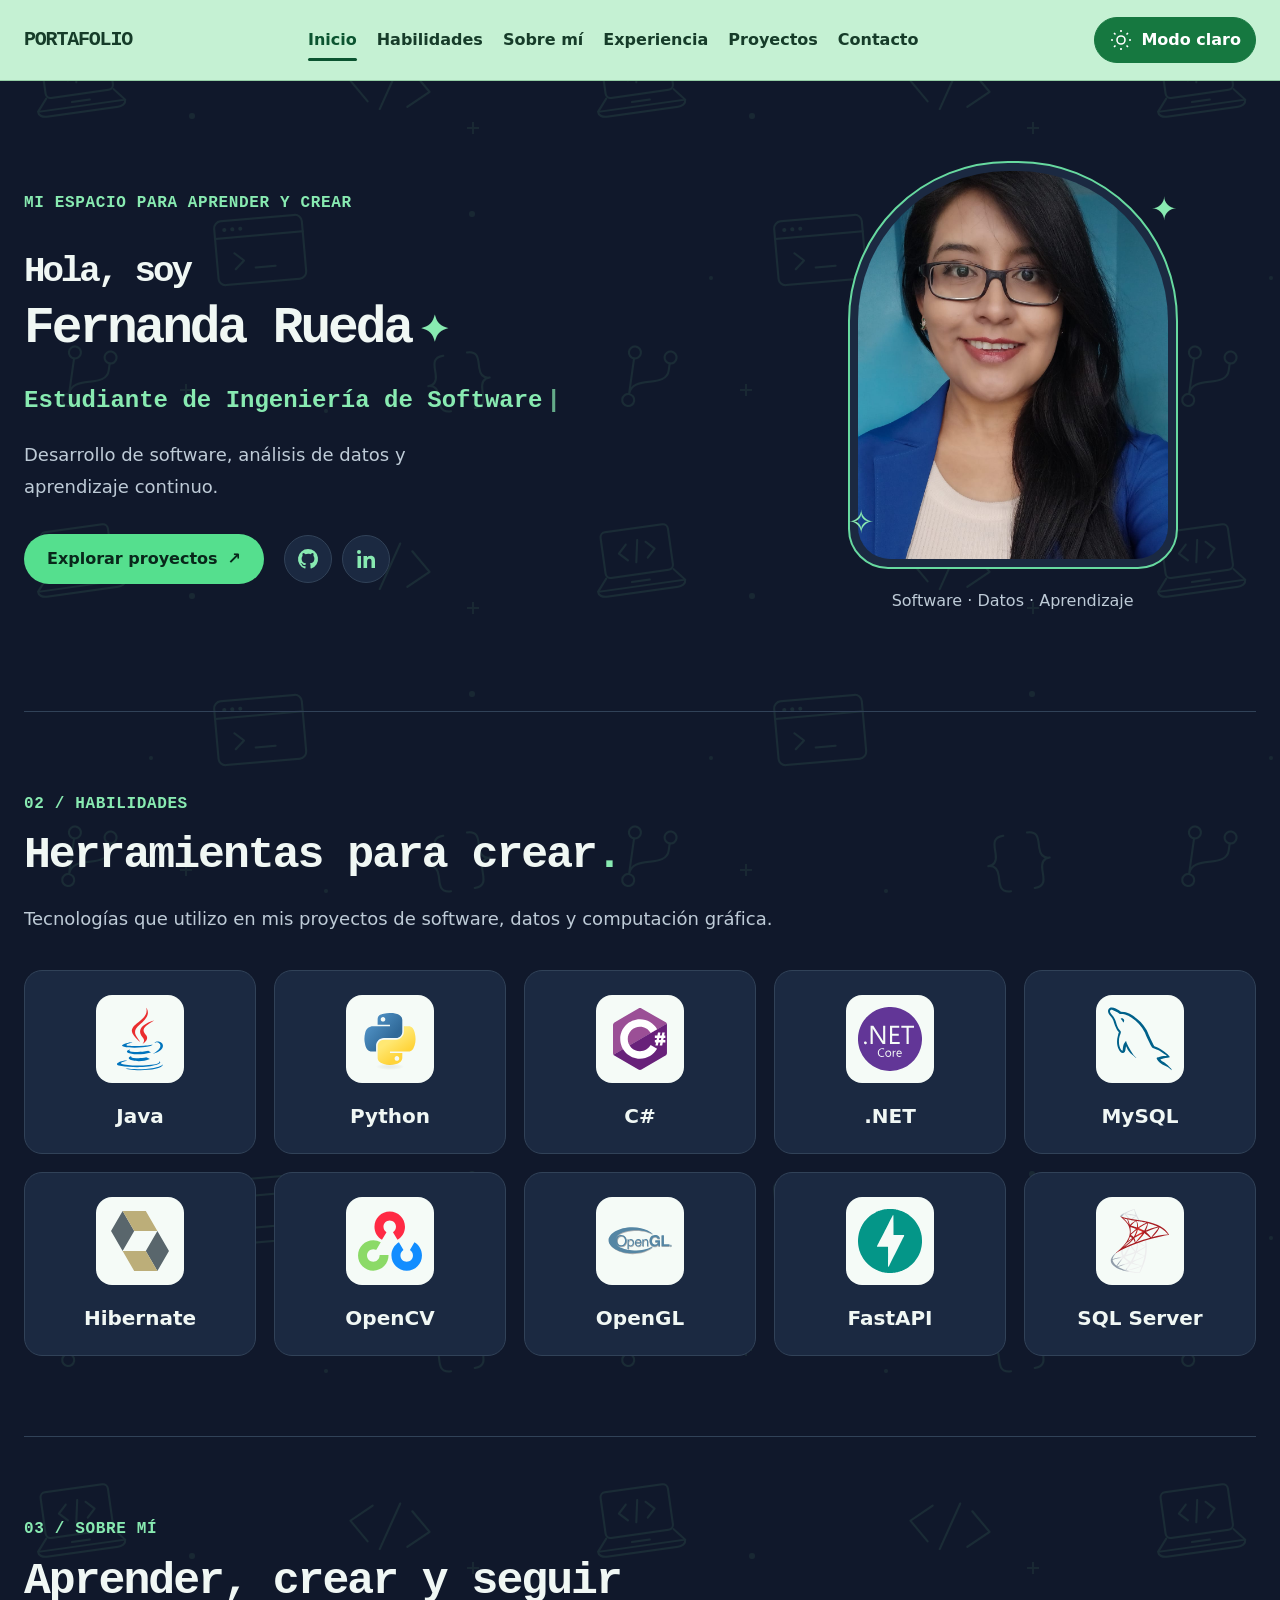
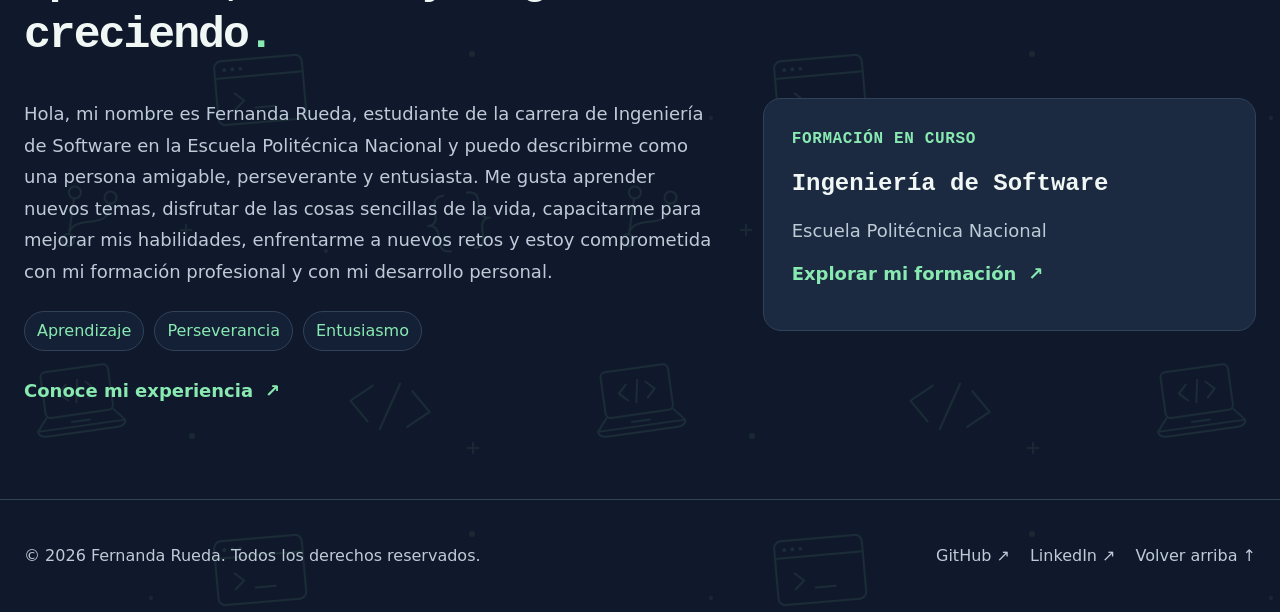
<file: index.html>
<!DOCTYPE html>
<html lang="es" data-theme="dark">
<head>
  <meta charset="UTF-8">
  <meta name="viewport" content="width=device-width, initial-scale=1">
  <meta name="description" content="Fernanda Rueda, estudiante de Ingeniería de Software. Conoce mi formación, experiencia, habilidades y proyectos.">
  <meta name="theme-color" content="#10182b">
  <title>Fernanda Rueda · Portafolio</title>
  <link rel="icon" href="favicon.svg" type="image/svg+xml">
  <script src="tema.js"></script>
  <link rel="stylesheet" href="estilos.css">
  <script src="app.js" defer></script>
</head>
<body id="inicio">
  <a class="skip-link" href="#contenido">Saltar al contenido</a>
  <header class="site-header">
    <div class="header-inner">
      <a class="brand" href="index.html" aria-label="Portafolio de Fernanda Rueda, inicio">PORTAFOLIO</a>
      <nav class="primary-navigation" id="primary-navigation" data-navigation aria-label="Navegación principal">
        <a href="index.html#inicio" data-home-section="inicio" aria-current="location">Inicio</a>
        <a href="index.html#habilidades" data-home-section="habilidades">Habilidades</a>
        <a href="index.html#sobre-mi" data-home-section="sobre-mi">Sobre mí</a>
        <a href="2_experienciaLaboral.html">Experiencia</a>
        <a href="3_portafolio.html">Proyectos</a>
        <a href="4_contactame.html">Contacto</a>
      </nav>
      <div class="header-actions">
        <button class="theme-toggle" type="button" data-theme-toggle aria-label="Activar modo claro" aria-pressed="true" hidden><svg class="theme-icon-sun" viewBox="0 0 24 24" fill="none" stroke="currentColor" stroke-width="1.6" aria-hidden="true"><circle cx="12" cy="12" r="4"/><path d="M12 2v2m0 16v2M2 12h2m16 0h2M5 5l1.5 1.5m11 11L19 19M5 19l1.5-1.5m11-11L19 5"/></svg><svg class="theme-icon-moon" viewBox="0 0 24 24" fill="none" stroke="currentColor" stroke-width="1.6" aria-hidden="true"><path d="M20.8 13.3A8.8 8.8 0 0 1 10.7 3.2 9 9 0 1 0 20.8 13.3Z"/></svg><span data-theme-label>Modo claro</span></button>
        <button class="menu-toggle" type="button" data-menu-toggle aria-expanded="false" aria-controls="primary-navigation" hidden><span>Menú</span><svg viewBox="0 0 24 24" fill="none" stroke="currentColor" stroke-width="1.6" aria-hidden="true"><path d="M4 6h16M4 12h16M4 18h16"/></svg></button>
      </div>
    </div>
  </header>

  <main class="home-main container" id="contenido" tabindex="-1">
    <section class="hero-panel" aria-labelledby="presentacion">
      <div class="hero">
        <div class="hero-copy">
          <p class="eyebrow">Mi espacio para aprender y crear</p>
          <h1 id="presentacion"><span class="hero-greeting">Hola, soy</span><br>Fernanda Rueda<span class="hero-spark" aria-hidden="true">✦</span></h1>
          <p class="hero-role">Estudiante de Ingeniería de Software<span class="typing-caret" aria-hidden="true">|</span></p>
          <p class="hero-description">Desarrollo de software, análisis de datos y aprendizaje continuo.</p>
          <div class="hero-actions">
            <a class="button button-primary" href="3_portafolio.html">Explorar proyectos <span aria-hidden="true">↗</span></a>
            <div class="social-links" aria-label="Mis perfiles">
              <a href="https://github.com/fernygeek" target="_blank" rel="noopener noreferrer" aria-label="GitHub de Fernanda (abre otra pestaña)"><svg viewBox="0 0 24 24" fill="currentColor" aria-hidden="true"><path d="M12 2a10 10 0 0 0-3.16 19.49c.5.09.68-.22.68-.48v-1.86c-2.78.6-3.37-1.18-3.37-1.18-.45-1.16-1.11-1.47-1.11-1.47-.91-.62.07-.61.07-.61 1 .07 1.53 1.03 1.53 1.03.89 1.53 2.34 1.09 2.91.83.09-.65.35-1.09.64-1.34-2.22-.25-4.56-1.11-4.56-4.94 0-1.09.39-1.99 1.03-2.69-.1-.26-.45-1.27.1-2.65 0 0 .84-.27 2.75 1.03A9.6 9.6 0 0 1 12 6.82c.85 0 1.71.11 2.51.34 1.91-1.3 2.75-1.03 2.75-1.03.55 1.38.2 2.39.1 2.65.64.7 1.03 1.6 1.03 2.69 0 3.84-2.34 4.68-4.57 4.93.36.31.68.92.68 1.85v2.76c0 .27.18.58.69.48A10 10 0 0 0 12 2Z"/></svg></a>
              <a href="https://www.linkedin.com/in/ruth-fernanda-rueda" target="_blank" rel="noopener noreferrer" aria-label="LinkedIn de Fernanda (abre otra pestaña)"><svg viewBox="0 0 24 24" fill="currentColor" aria-hidden="true"><path d="M5 3a2 2 0 1 0 0 4 2 2 0 0 0 0-4ZM3.5 9H7v12H3.5V9Zm6 0H13v1.6c.5-1 1.7-1.9 3.6-1.9 3.8 0 4.4 2.4 4.4 5.5V21h-3.5v-6c0-1.4 0-3.2-2-3.2s-2.4 1.5-2.4 3.1V21H9.5V9Z"/></svg></a>
            </div>
          </div>
        </div>
        <figure class="hero-portrait"><div class="portrait-halo" aria-hidden="true"></div><div class="portrait-frame"><img src="img/fotoPerfil.jpg" width="1095" height="1600" fetchpriority="high" alt="Retrato de Fernanda Rueda"></div><figcaption>Software · Datos · Aprendizaje</figcaption><span class="portrait-spark spark-one" aria-hidden="true">✦</span><span class="portrait-spark spark-two" aria-hidden="true">✧</span></figure>
      </div>
    </section>

    <section class="home-section" id="habilidades" aria-labelledby="habilidades-titulo">
  <div class="section-heading"><p class="eyebrow">02 / Habilidades</p><h2 id="habilidades-titulo" class="section-title">Herramientas para crear<em>.</em></h2><p>Tecnologías que utilizo en mis proyectos de software, datos y computación gráfica.</p></div>
  <ul class="skills-grid"><li><a class="skill-card" href="3_portafolio.html#agente-viajero"><span class="logo-surface"><img src="img/logos/java.svg" width="64" height="64" loading="lazy" alt=""></span><h3>Java</h3></a></li>
<li><a class="skill-card" href="3_portafolio.html#glaciares"><span class="logo-surface"><img src="img/logos/python.svg" width="64" height="64" loading="lazy" alt=""></span><h3>Python</h3></a></li>
<li><a class="skill-card" href="3_portafolio.html#ipets"><span class="logo-surface"><img src="img/logos/csharp.svg" width="64" height="64" loading="lazy" alt=""></span><h3>C#</h3></a></li>
<li><a class="skill-card" href="3_portafolio.html#ipets"><span class="logo-surface"><img src="img/logos/dotnet.svg" width="64" height="64" loading="lazy" alt=""></span><h3>.NET</h3></a></li>
<li><a class="skill-card" href="3_portafolio.html#ayudantes"><span class="logo-surface"><img src="img/logos/mysql.svg" width="64" height="64" loading="lazy" alt=""></span><h3>MySQL</h3></a></li>
<li><a class="skill-card" href="3_portafolio.html#ayudantes"><span class="logo-surface"><img src="img/logos/hibernate.svg" width="64" height="64" loading="lazy" alt=""></span><h3>Hibernate</h3></a></li>
<li><a class="skill-card" href="3_portafolio.html#realidad-aumentada"><span class="logo-surface"><img src="img/logos/opencv.svg" width="64" height="64" loading="lazy" alt=""></span><h3>OpenCV</h3></a></li>
<li><a class="skill-card" href="3_portafolio.html#dron"><span class="logo-surface"><img src="img/logos/opengl.svg" width="64" height="64" loading="lazy" alt=""></span><h3>OpenGL</h3></a></li>
<li><a class="skill-card" href="3_portafolio.html#electrostock"><span class="logo-surface"><img src="img/logos/fastapi.svg" width="64" height="64" loading="lazy" alt=""></span><h3>FastAPI</h3></a></li>
<li><a class="skill-card" href="3_portafolio.html#electrostock"><span class="logo-surface"><img src="img/logos/sqlserver.svg" width="64" height="64" loading="lazy" alt=""></span><h3>SQL Server</h3></a></li></ul>
</section>
<section class="home-section" id="sobre-mi" aria-labelledby="sobre-mi-titulo">
  <div class="section-heading"><p class="eyebrow">03 / Sobre mí</p><h2 id="sobre-mi-titulo" class="section-title">Aprender, crear y seguir creciendo<em>.</em></h2></div>
  <div class="about-layout"><div><p class="biography">Hola, mi nombre es Fernanda Rueda, estudiante de la carrera de Ingeniería de Software en la Escuela Politécnica Nacional y puedo describirme como una persona amigable, perseverante y entusiasta. Me gusta aprender nuevos temas, disfrutar de las cosas sencillas de la vida, capacitarme para mejorar mis habilidades, enfrentarme a nuevos retos y estoy comprometida con mi formación profesional y con mi desarrollo personal.</p><div class="about-values"><span>Aprendizaje</span><span>Perseverancia</span><span>Entusiasmo</span></div><a class="text-link" href="2_experienciaLaboral.html">Conoce mi experiencia <span aria-hidden="true">↗</span></a></div><aside class="education-card" aria-labelledby="educacion-inicio"><p class="eyebrow">Formación en curso</p><h3 id="educacion-inicio">Ingeniería de Software</h3><p>Escuela Politécnica Nacional</p><a class="text-link" href="formacion.html">Explorar mi formación <span aria-hidden="true">↗</span></a></aside></div>
</section>
  </main>

  <footer class="site-footer container"><div class="footer-inner"><p>© 2026 Fernanda Rueda. Todos los derechos reservados.</p><div class="footer-links"><a href="https://github.com/fernygeek" target="_blank" rel="noopener noreferrer">GitHub <span aria-hidden="true">↗</span><span class="sr-only"> (abre otra pestaña)</span></a><a href="https://www.linkedin.com/in/ruth-fernanda-rueda" target="_blank" rel="noopener noreferrer">LinkedIn <span aria-hidden="true">↗</span><span class="sr-only"> (abre otra pestaña)</span></a><a href="#inicio">Volver arriba <span aria-hidden="true">↑</span></a></div></div></footer>
</body>
</html>
</file>
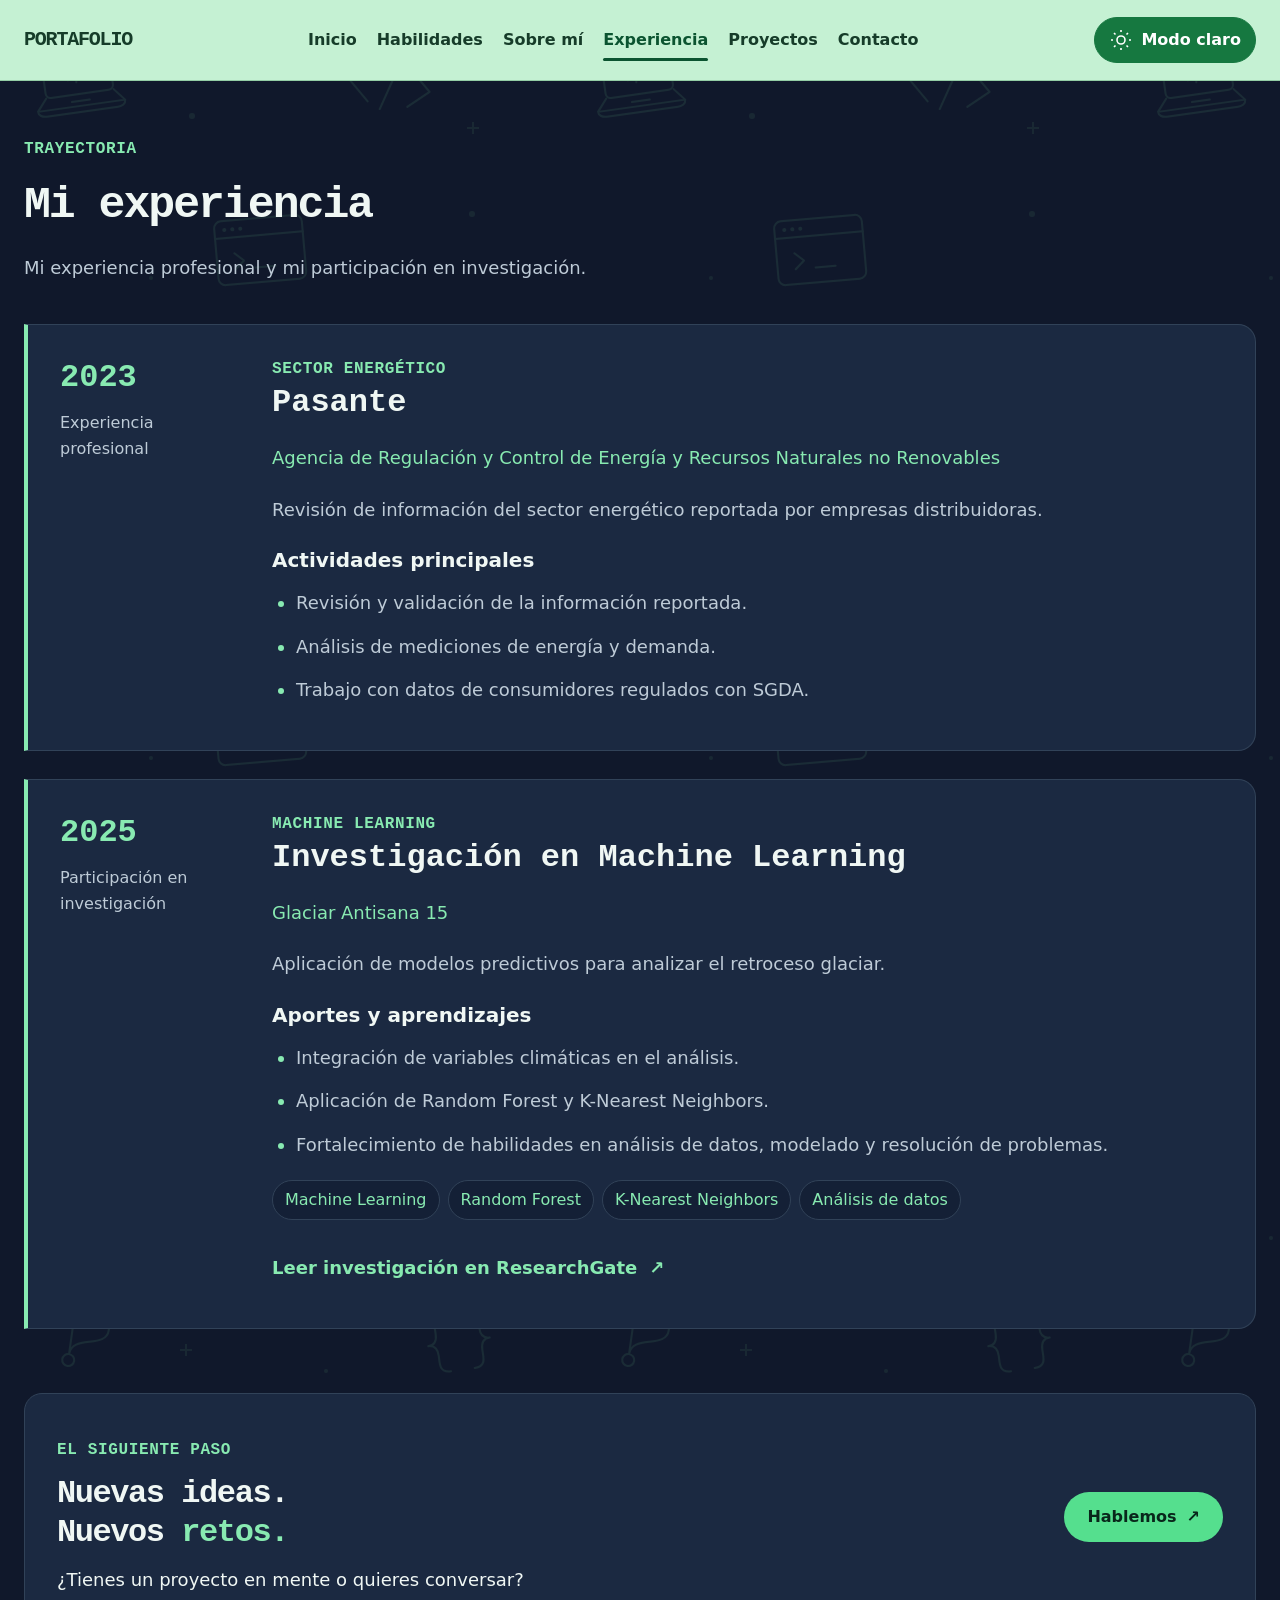
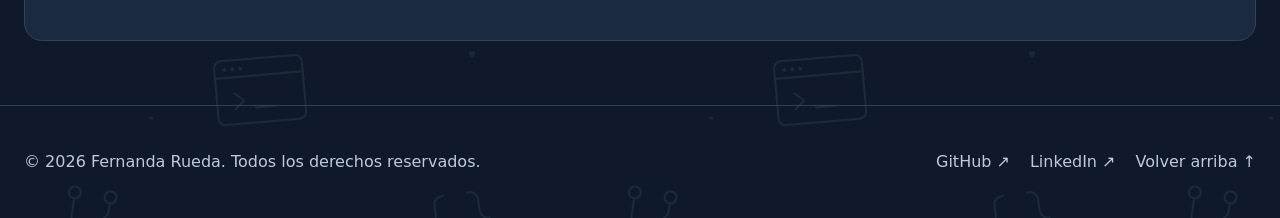
<file: 2_experienciaLaboral.html>
<!DOCTYPE html>
<html lang="es" data-theme="dark">
<head>
    <meta charset="UTF-8">
    <meta name="viewport" content="width=device-width, initial-scale=1.0">
    <meta name="description" content="Experiencia profesional y participación en investigación de Fernanda Rueda, estudiante de Ingeniería de Software.">
    <title>Experiencia — Fernanda Rueda</title>
    <link rel="icon" href="favicon.svg" type="image/svg+xml">
    <meta name="theme-color" content="#10182b">
    <script src="tema.js"></script>
    <link rel="stylesheet" href="estilos.css">
    <script src="app.js" defer></script>
</head>
<body id="inicio">
    <a class="skip-link" href="#contenido">Saltar al contenido</a>
  <header class="site-header">
    <div class="header-inner">
      <a class="brand" href="index.html" aria-label="Portafolio de Fernanda Rueda, inicio">PORTAFOLIO</a>
      <nav class="primary-navigation" id="primary-navigation" data-navigation aria-label="Navegación principal">
        <a href="index.html#inicio" data-home-section="inicio">Inicio</a>
        <a href="index.html#habilidades" data-home-section="habilidades">Habilidades</a>
        <a href="index.html#sobre-mi" data-home-section="sobre-mi">Sobre mí</a>
        <a href="2_experienciaLaboral.html" aria-current="page">Experiencia</a>
        <a href="3_portafolio.html">Proyectos</a>
        <a href="4_contactame.html">Contacto</a>
      </nav>
      <div class="header-actions">
        <button class="theme-toggle" type="button" data-theme-toggle aria-label="Activar modo claro" aria-pressed="true" hidden><svg class="theme-icon-sun" viewBox="0 0 24 24" fill="none" stroke="currentColor" stroke-width="1.6" aria-hidden="true"><circle cx="12" cy="12" r="4"/><path d="M12 2v2m0 16v2M2 12h2m16 0h2M5 5l1.5 1.5m11 11L19 19M5 19l1.5-1.5m11-11L19 5"/></svg><svg class="theme-icon-moon" viewBox="0 0 24 24" fill="none" stroke="currentColor" stroke-width="1.6" aria-hidden="true"><path d="M20.8 13.3A8.8 8.8 0 0 1 10.7 3.2 9 9 0 1 0 20.8 13.3Z"/></svg><span data-theme-label>Modo claro</span></button>
        <button class="menu-toggle" type="button" data-menu-toggle aria-expanded="false" aria-controls="primary-navigation" hidden><span>Menú</span><svg viewBox="0 0 24 24" fill="none" stroke="currentColor" stroke-width="1.6" aria-hidden="true"><path d="M4 6h16M4 12h16M4 18h16"/></svg></button>
      </div>
    </div>
  </header>

    <main id="contenido" class="interior-main container" tabindex="-1">
        <div class="interior-surface">
        <section class="page-intro" aria-labelledby="experiencia-titulo">
            <p class="eyebrow">TRAYECTORIA</p>
            <h1 class="section-title" id="experiencia-titulo">Mi experiencia</h1>
            <p>Mi experiencia profesional y mi participación en investigación.</p>
        </section>

        <section class="section experience-section" aria-label="Experiencia profesional y de investigación">
            <div class="experience-list">
                <article class="experience-entry" id="pasantia" aria-labelledby="pasantia-titulo">
                    <div class="experience-year"><time datetime="2023">2023</time><span>Experiencia profesional</span></div>
                    <div class="experience-content">
                        <p class="eyebrow">SECTOR ENERGÉTICO</p>
                        <h2 id="pasantia-titulo">Pasante</h2>
                        <p class="experience-organization">Agencia de Regulación y Control de Energía y Recursos Naturales no Renovables</p>
                        <p class="experience-summary">Revisión de información del sector energético reportada por empresas distribuidoras.</p>
                        <h3>Actividades principales</h3>
                        <ul class="detail-list">
                            <li>Revisión y validación de la información reportada.</li>
                            <li>Análisis de mediciones de energía y demanda.</li>
                            <li>Trabajo con datos de consumidores regulados con SGDA.</li>
                        </ul>
                    </div>
                </article>

                <article class="experience-entry" id="investigacion" aria-labelledby="investigacion-titulo">
                    <div class="experience-year"><time datetime="2025">2025</time><span>Participación en investigación</span></div>
                    <div class="experience-content">
                        <p class="eyebrow">MACHINE LEARNING</p>
                        <h2 id="investigacion-titulo">Investigación en Machine Learning</h2>
                        <p class="experience-organization">Glaciar Antisana 15</p>
                        <p class="experience-summary">Aplicación de modelos predictivos para analizar el retroceso glaciar.</p>
                        <h3>Aportes y aprendizajes</h3>
                        <ul class="detail-list">
                            <li>Integración de variables climáticas en el análisis.</li>
                            <li>Aplicación de Random Forest y K-Nearest Neighbors.</li>
                            <li>Fortalecimiento de habilidades en análisis de datos, modelado y resolución de problemas.</li>
                        </ul>
                        <ul class="tech-list" aria-label="Áreas y técnicas de investigación"><li>Machine Learning</li><li>Random Forest</li><li>K-Nearest Neighbors</li><li>Análisis de datos</li></ul>
                        <a class="text-link" href="https://doi.org/10.13140/RG.2.2.10598.74561" target="_blank" rel="noopener noreferrer">Leer investigación en ResearchGate <span aria-hidden="true">↗</span></a>
                    </div>
                </article>
            </div>
        </section>

        </div>

        <section class="contact-banner section" aria-labelledby="experiencia-contacto-titulo">
            <div><p class="eyebrow">EL SIGUIENTE PASO</p><h2 class="section-title" id="experiencia-contacto-titulo">Nuevas ideas.<br>Nuevos <em>retos.</em></h2><p>¿Tienes un proyecto en mente o quieres conversar?</p></div>
            <a class="button button-primary" href="4_contactame.html">Hablemos <span aria-hidden="true">↗</span></a>
        </section>
    </main>

  <footer class="site-footer container"><div class="footer-inner"><p>© 2026 Fernanda Rueda. Todos los derechos reservados.</p><div class="footer-links"><a href="https://github.com/fernygeek" target="_blank" rel="noopener noreferrer">GitHub <span aria-hidden="true">↗</span><span class="sr-only"> (abre otra pestaña)</span></a><a href="https://www.linkedin.com/in/ruth-fernanda-rueda" target="_blank" rel="noopener noreferrer">LinkedIn <span aria-hidden="true">↗</span><span class="sr-only"> (abre otra pestaña)</span></a><a href="#inicio">Volver arriba <span aria-hidden="true">↑</span></a></div></div></footer>
</body>
</html>
</file>
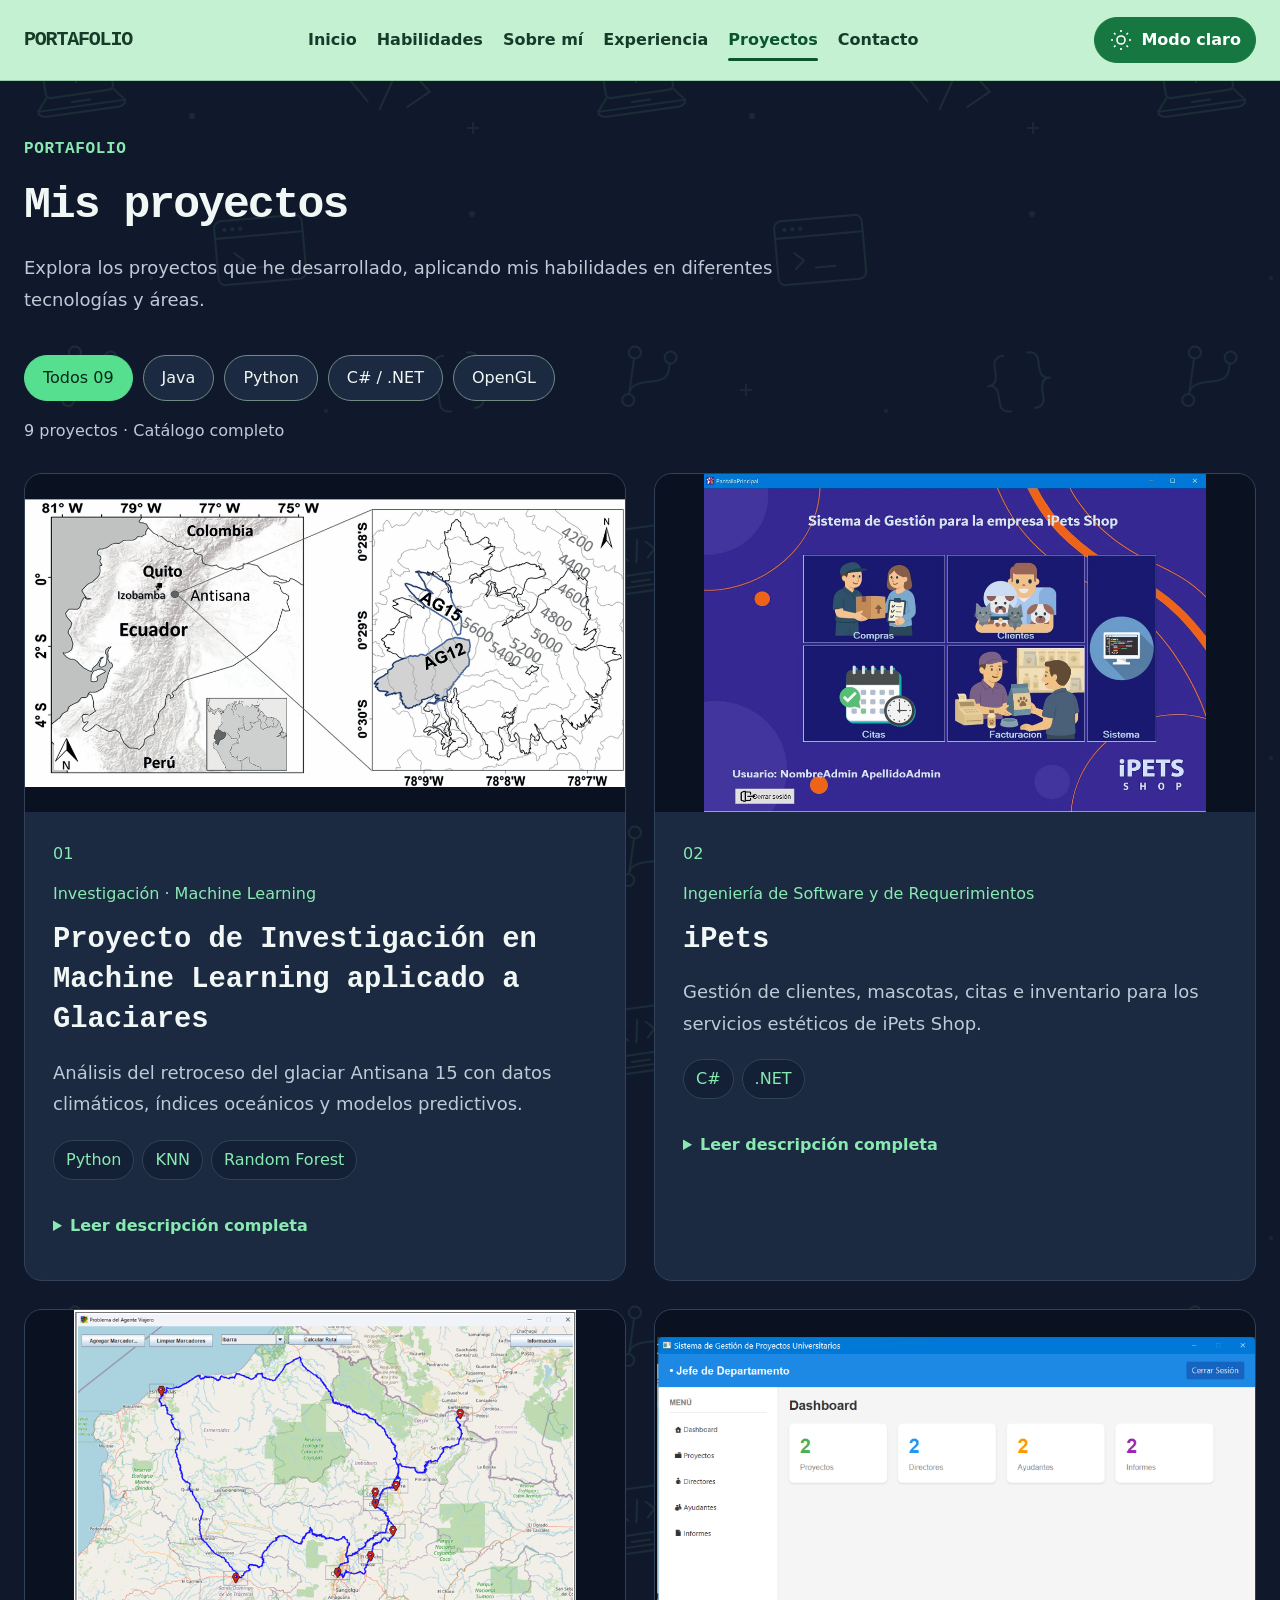
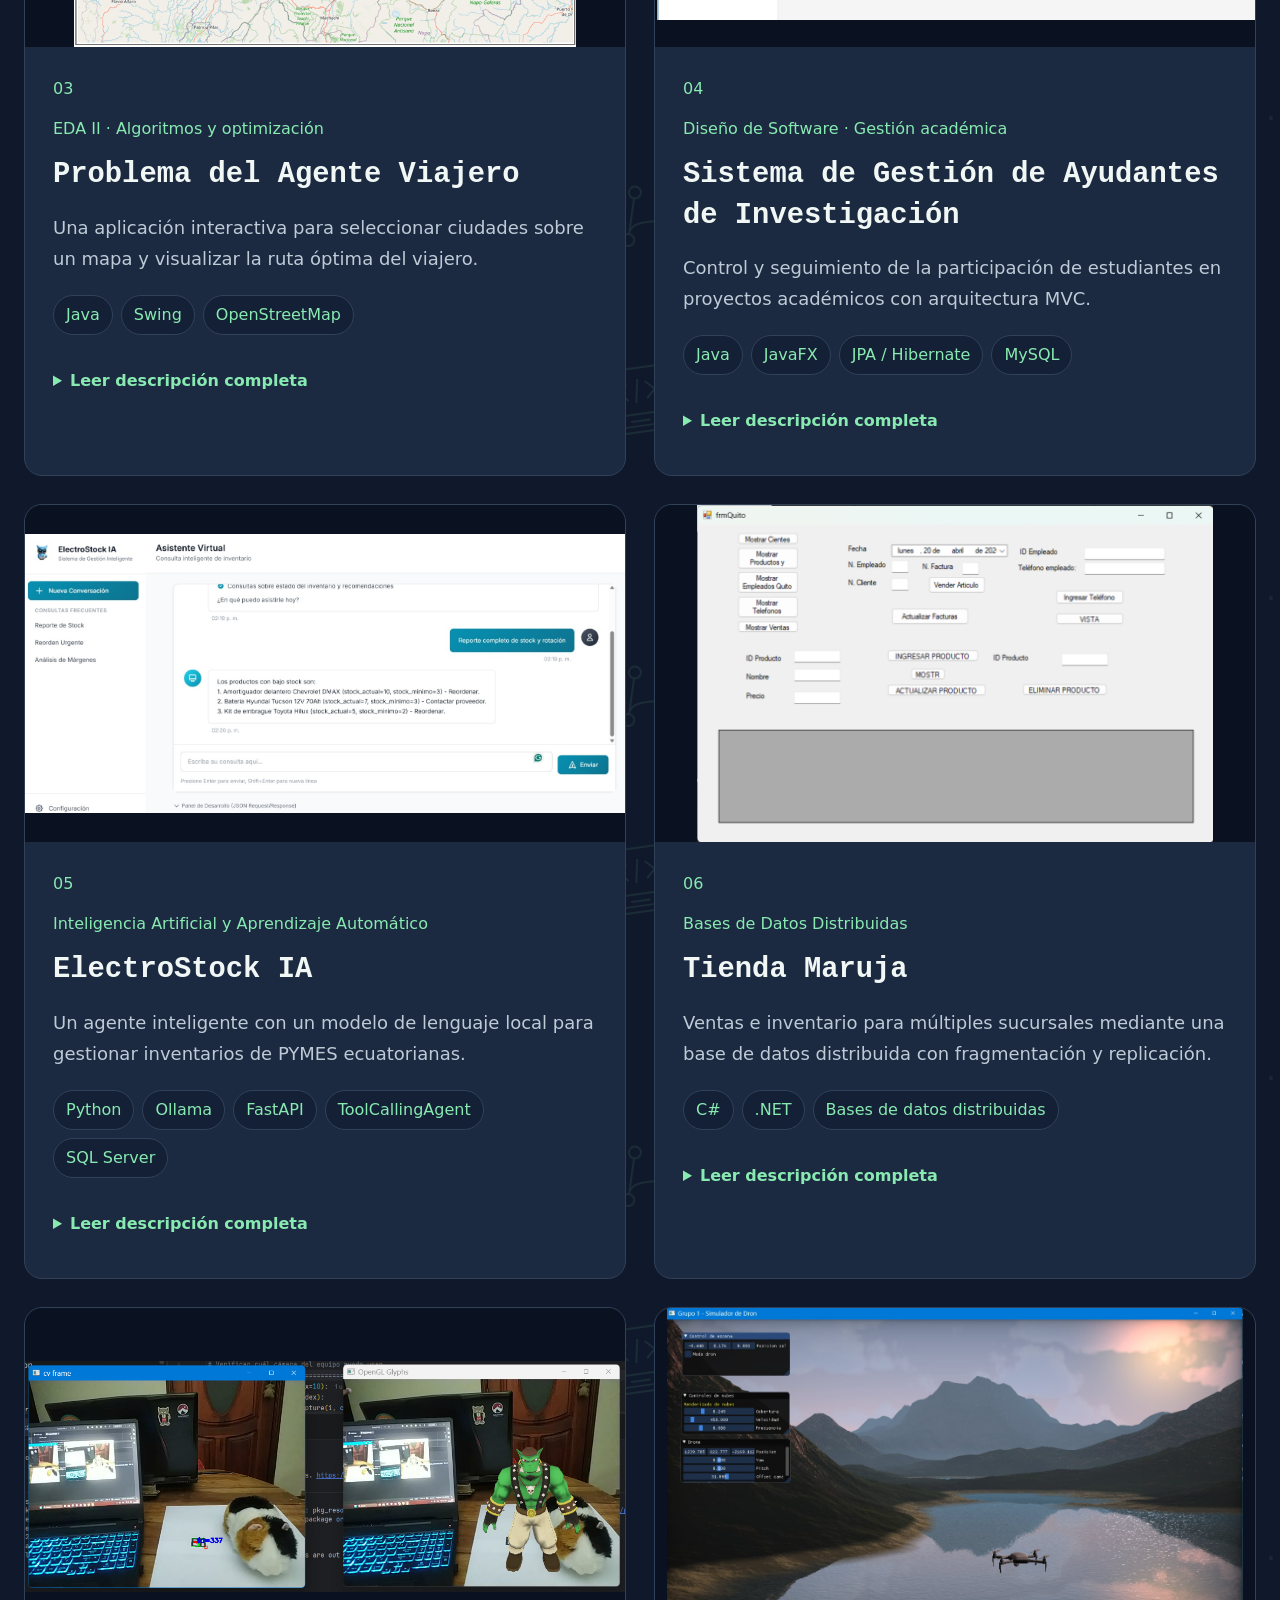
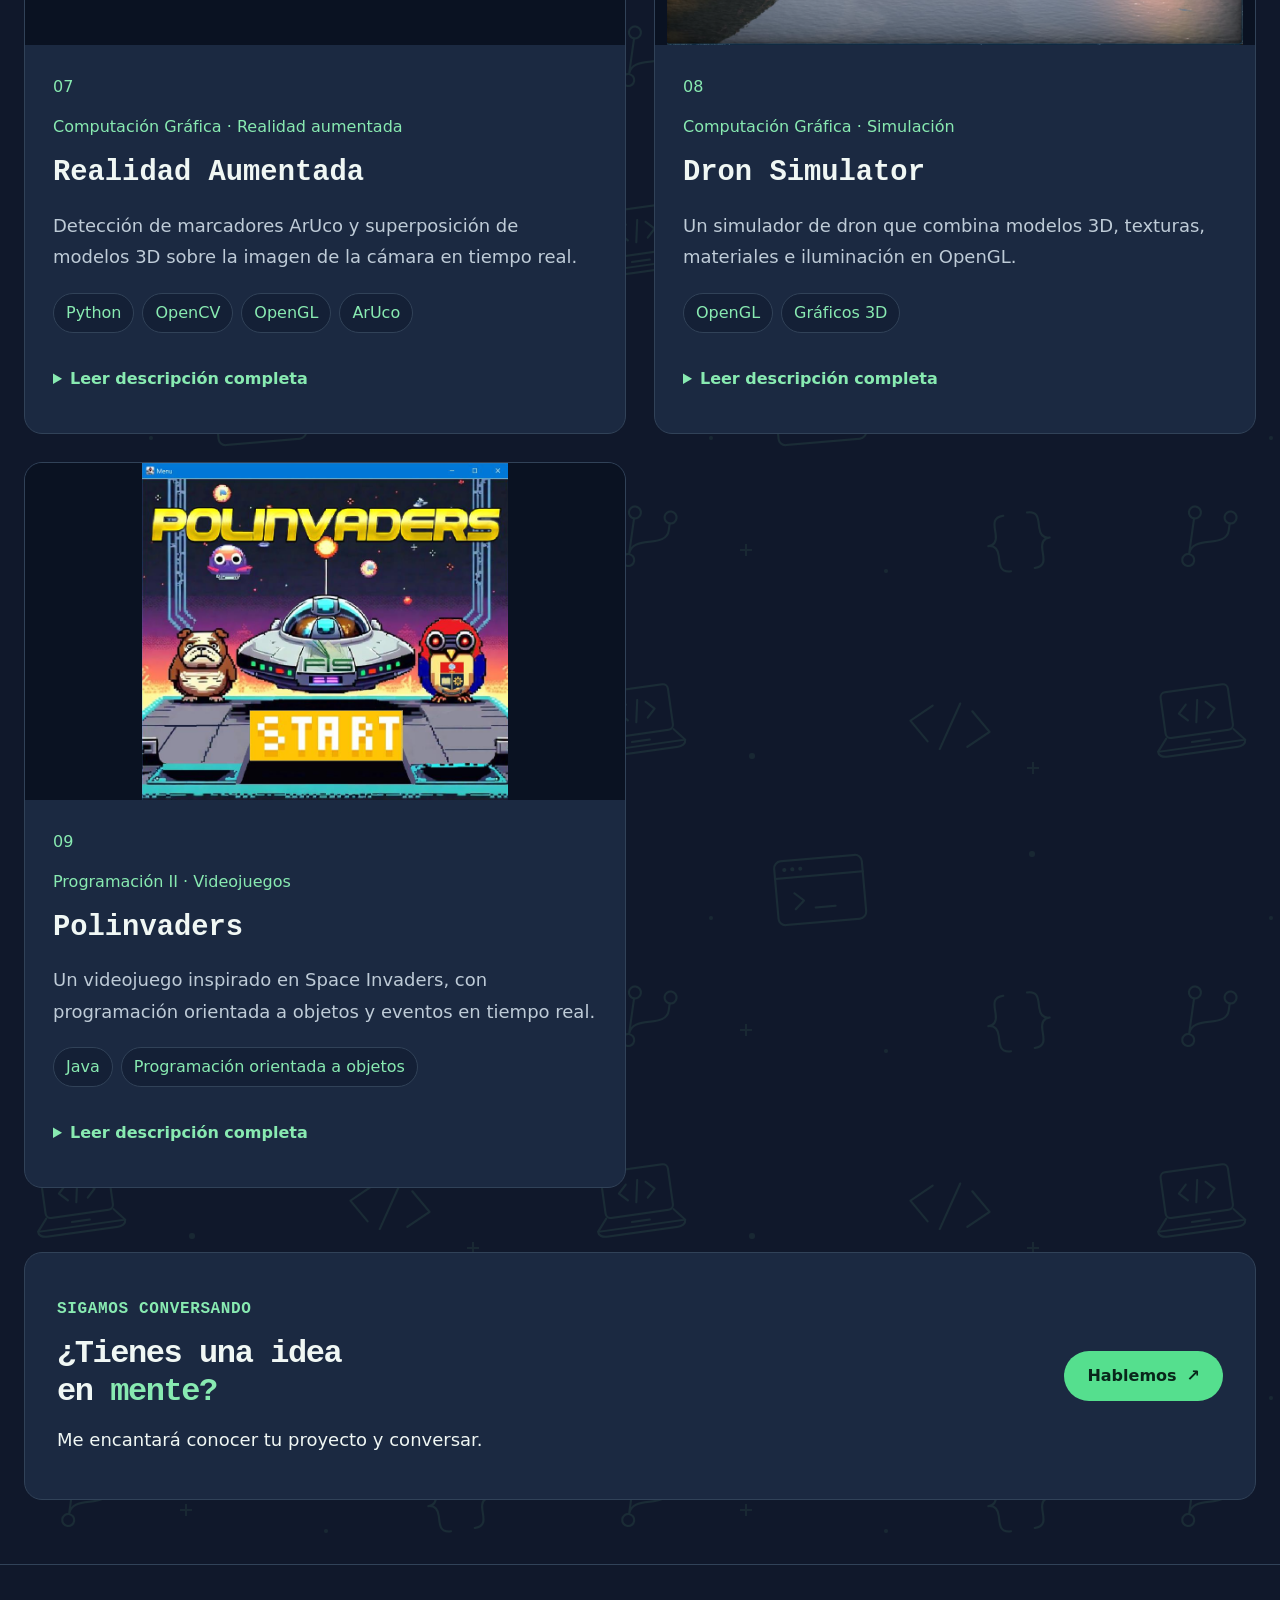
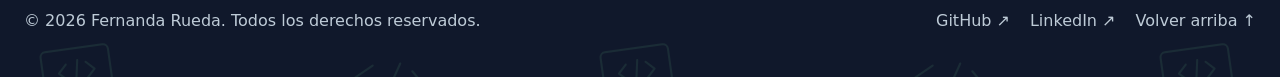
<file: 3_portafolio.html>
<!DOCTYPE html>
<html lang="es" data-theme="dark">
<head>
    <meta charset="UTF-8">
    <meta name="viewport" content="width=device-width, initial-scale=1.0">
    <meta name="description" content="Los proyectos de Fernanda Rueda: desarrollo de software, inteligencia artificial, análisis de datos y computación gráfica.">
    <title>Proyectos — Fernanda Rueda</title>
    <link rel="icon" href="favicon.svg" type="image/svg+xml">
    <meta name="theme-color" content="#10182b">
    <script src="tema.js"></script>
    <link rel="stylesheet" href="estilos.css">
    <script src="app.js" defer></script>
</head>
<body id="inicio">
    <a class="skip-link" href="#contenido">Saltar al contenido</a>
  <header class="site-header">
    <div class="header-inner">
      <a class="brand" href="index.html" aria-label="Portafolio de Fernanda Rueda, inicio">PORTAFOLIO</a>
      <nav class="primary-navigation" id="primary-navigation" data-navigation aria-label="Navegación principal">
        <a href="index.html#inicio" data-home-section="inicio">Inicio</a>
        <a href="index.html#habilidades" data-home-section="habilidades">Habilidades</a>
        <a href="index.html#sobre-mi" data-home-section="sobre-mi">Sobre mí</a>
        <a href="2_experienciaLaboral.html">Experiencia</a>
        <a href="3_portafolio.html" aria-current="page">Proyectos</a>
        <a href="4_contactame.html">Contacto</a>
      </nav>
      <div class="header-actions">
        <button class="theme-toggle" type="button" data-theme-toggle aria-label="Activar modo claro" aria-pressed="true" hidden><svg class="theme-icon-sun" viewBox="0 0 24 24" fill="none" stroke="currentColor" stroke-width="1.6" aria-hidden="true"><circle cx="12" cy="12" r="4"/><path d="M12 2v2m0 16v2M2 12h2m16 0h2M5 5l1.5 1.5m11 11L19 19M5 19l1.5-1.5m11-11L19 5"/></svg><svg class="theme-icon-moon" viewBox="0 0 24 24" fill="none" stroke="currentColor" stroke-width="1.6" aria-hidden="true"><path d="M20.8 13.3A8.8 8.8 0 0 1 10.7 3.2 9 9 0 1 0 20.8 13.3Z"/></svg><span data-theme-label>Modo claro</span></button>
        <button class="menu-toggle" type="button" data-menu-toggle aria-expanded="false" aria-controls="primary-navigation" hidden><span>Menú</span><svg viewBox="0 0 24 24" fill="none" stroke="currentColor" stroke-width="1.6" aria-hidden="true"><path d="M4 6h16M4 12h16M4 18h16"/></svg></button>
      </div>
    </div>
  </header>

    <main id="contenido" class="interior-main container" tabindex="-1">
        <div class="interior-surface">
        <section class="page-intro" aria-labelledby="proyectos-titulo">
            <p class="eyebrow">PORTAFOLIO</p>
            <h1 class="section-title" id="proyectos-titulo">Mis proyectos</h1>
            <p>Explora los proyectos que he desarrollado, aplicando mis habilidades en diferentes tecnologías y áreas.</p>
        </section>

        <section class="section projects-section" aria-label="Mis proyectos">
            <div class="project-filters" data-project-filters role="group" aria-label="Filtrar proyectos por tecnología" hidden>
                <button type="button" data-filter="all" aria-pressed="true">Todos <span aria-hidden="true">09</span></button>
                <button type="button" data-filter="java" aria-pressed="false">Java</button>
                <button type="button" data-filter="python" aria-pressed="false">Python</button>
                <button type="button" data-filter="dotnet" aria-pressed="false">C# / .NET</button>
                <button type="button" data-filter="opengl" aria-pressed="false">OpenGL</button>
            </div>
            <p class="project-status" data-project-status role="status" aria-live="polite">9 proyectos para explorar.</p>

            <div class="project-list">
                <article class="project-entry" id="glaciares" data-project data-technologies="python" aria-labelledby="titulo-glaciares">
                    <a class="project-media" href="img/antisana1.png" target="_blank" rel="noopener noreferrer" aria-label="Ampliar mapa de la investigación del glaciar Antisana 15">
                        <img src="img/antisana1.png" width="1126" height="542" loading="lazy" alt="Mapa del área de estudio del glaciar Antisana 15">
                    </a>
                    <div class="project-content">
                        <span class="project-number" aria-label="Proyecto 1 de 9">01</span>
                        <p class="project-category">Investigación · Machine Learning</p>
                        <h2 id="titulo-glaciares">Proyecto de Investigación en Machine Learning aplicado a Glaciares</h2>
                        <p class="project-summary">Análisis del retroceso del glaciar Antisana 15 con datos climáticos, índices oceánicos y modelos predictivos.</p>
                        <ul class="tech-list" aria-label="Tecnologías del proyecto"><li>Python</li><li>KNN</li><li>Random Forest</li></ul>
                        <details class="project-details">
                            <summary>Leer descripción completa<span class="sr-only"> de Proyecto de Investigación en Machine Learning aplicado a Glaciares</span></summary>
                            <p>Participación en un proyecto de investigación sobre el retroceso del glaciar Antisana 15 mediante técnicas de Machine Learning en Python, aplicando modelos como KNN y Random Forest con datos climáticos e índices oceánicos. El estudio permitió analizar patrones de cambio glaciar y fortalecer habilidades en análisis de datos y modelado predictivo.</p>
                            <a class="project-detail-image" href="img/antisana2.png" target="_blank" rel="noopener noreferrer" aria-label="Ampliar mapa de calor del análisis del glaciar Antisana 15"><img src="img/antisana2.png" width="924" height="631" loading="lazy" alt="Mapa de calor de las variables del estudio del glaciar Antisana 15"></a>
                            <a class="text-link" href="https://doi.org/10.13140/RG.2.2.10598.74561" target="_blank" rel="noopener noreferrer">Leer investigación en ResearchGate <span aria-hidden="true">↗</span></a>
                        </details>
                    </div>
                </article>

                <article class="project-entry" id="ipets" data-project data-technologies="dotnet" aria-labelledby="titulo-ipets">
                    <a class="project-media" href="img/ipets.png" target="_blank" rel="noopener noreferrer" aria-label="Ampliar imagen del proyecto iPets"><img src="img/ipets.png" width="987" height="664" loading="lazy" alt="Interfaz del sistema de gestión iPets"></a>
                    <div class="project-content">
                        <span class="project-number" aria-label="Proyecto 2 de 9">02</span>
                        <p class="project-category">Ingeniería de Software y de Requerimientos</p>
                        <h2 id="titulo-ipets">iPets</h2>
                        <p class="project-summary">Gestión de clientes, mascotas, citas e inventario para los servicios estéticos de iPets Shop.</p>
                        <ul class="tech-list" aria-label="Tecnologías del proyecto"><li>C#</li><li>.NET</li></ul>
                        <details class="project-details">
                            <summary>Leer descripción completa<span class="sr-only"> de iPets</span></summary>
                            <p>Proyecto de la materia de Ingeniería de Software y de Requerimientos. Se desarrolló el sistema SIGACCEM-PetGlow utilizando C# sobre la plataforma .NET, enfocado en la gestión y agendamiento de citas para servicios estéticos de mascotas. El sistema automatiza procesos en la tienda de mascotas iPets Shop como el registro de clientes y mascotas, la programación de citas y el control de inventario mediante una arquitectura modular, mejorando la eficiencia operativa y reduciendo errores asociados a la gestión manual. Además, integra una interfaz intuitiva que facilita la organización de la información y optimiza la atención al cliente.</p>
                        </details>
                    </div>
                </article>

                <article class="project-entry" id="agente-viajero" data-project data-technologies="java" aria-labelledby="titulo-agente-viajero">
                    <a class="project-media" href="img/agenteViajero.png" target="_blank" rel="noopener noreferrer" aria-label="Ampliar imagen del Problema del Agente Viajero"><img src="img/agenteViajero.png" width="790" height="532" loading="lazy" alt="Interfaz con mapa y rutas del Problema del Agente Viajero"></a>
                    <div class="project-content">
                        <span class="project-number" aria-label="Proyecto 3 de 9">03</span>
                        <p class="project-category">EDA II · Algoritmos y optimización</p>
                        <h2 id="titulo-agente-viajero">Problema del Agente Viajero</h2>
                        <p class="project-summary">Una aplicación interactiva para seleccionar ciudades sobre un mapa y visualizar la ruta óptima del viajero.</p>
                        <ul class="tech-list" aria-label="Tecnologías del proyecto"><li>Java</li><li>Swing</li><li>OpenStreetMap</li></ul>
                        <details class="project-details">
                            <summary>Leer descripción completa<span class="sr-only"> de Problema del Agente Viajero</span></summary>
                            <p>Proyecto de la materia de EDA II. Trata de una aplicación interactiva en Java para la simulación del Problema del Viajero (TSP), implementando algoritmos de grafos y técnicas de optimización como backtracking y ramificación y poda. El sistema permite al usuario ingresar ciudades sobre un mapa, calcular la ruta óptima y visualizar el recorrido en una interfaz gráfica construida con librerías como Swing y herramientas de mapas basadas en OpenStreetMap.</p>
                        </details>
                    </div>
                </article>

                <article class="project-entry" id="ayudantes" data-project data-technologies="java" aria-labelledby="titulo-ayudantes">
                    <a class="project-media" href="img/sistemaAyudantes.png" target="_blank" rel="noopener noreferrer" aria-label="Ampliar imagen del Sistema de Gestión de Ayudantes de Investigación"><img src="img/sistemaAyudantes.png" width="920" height="435" loading="lazy" alt="Interfaz del Sistema de Gestión de Ayudantes de Investigación"></a>
                    <div class="project-content">
                        <span class="project-number" aria-label="Proyecto 4 de 9">04</span>
                        <p class="project-category">Diseño de Software · Gestión académica</p>
                        <h2 id="titulo-ayudantes">Sistema de Gestión de Ayudantes de Investigación</h2>
                        <p class="project-summary">Control y seguimiento de la participación de estudiantes en proyectos académicos con arquitectura MVC.</p>
                        <ul class="tech-list" aria-label="Tecnologías del proyecto"><li>Java</li><li>JavaFX</li><li>JPA / Hibernate</li><li>MySQL</li></ul>
                        <details class="project-details">
                            <summary>Leer descripción completa<span class="sr-only"> de Sistema de Gestión de Ayudantes de Investigación</span></summary>
                            <p>Proyecto realizado en la materia de Diseño de Software. Se desarrolló un sistema de gestión de ayudantes de investigación utilizando Java, enfocado en el control y seguimiento de la participación de estudiantes en proyectos académicos. El sistema implementa el patrón de arquitectura MVC (Modelo-Vista-Controlador), integrando una interfaz gráfica desarrollada con JavaFX y una capa de persistencia basada en JPA/Hibernate conectada a MySQL.</p>
                        </details>
                    </div>
                </article>

                <article class="project-entry" id="electrostock" data-project data-technologies="python" aria-labelledby="titulo-electrostock">
                    <a class="project-media" href="img/agenteIA.png" target="_blank" rel="noopener noreferrer" aria-label="Ampliar imagen del proyecto ElectroStock IA"><img src="img/agenteIA.png" width="1563" height="728" loading="lazy" alt="Interfaz del agente inteligente de inventarios ElectroStock IA"></a>
                    <div class="project-content">
                        <span class="project-number" aria-label="Proyecto 5 de 9">05</span>
                        <p class="project-category">Inteligencia Artificial y Aprendizaje Automático</p>
                        <h2 id="titulo-electrostock">ElectroStock IA</h2>
                        <p class="project-summary">Un agente inteligente con un modelo de lenguaje local para gestionar inventarios de PYMES ecuatorianas.</p>
                        <ul class="tech-list" aria-label="Tecnologías del proyecto"><li>Python</li><li>Ollama</li><li>FastAPI</li><li>ToolCallingAgent</li><li>SQL Server</li></ul>
                        <details class="project-details">
                            <summary>Leer descripción completa<span class="sr-only"> de ElectroStock IA</span></summary>
                            <p>Proyecto realizado en la materia de Inteligencia Artificial y Aprendizaje Automático. Se desarrolló un agente inteligente para la gestión de inventarios en PYMES ecuatorianas, implementado en Python. El sistema utiliza un modelo de lenguaje (LLM) ejecutado localmente con Ollama, integrando una arquitectura por capas que incluye una API REST desarrollada con FastAPI, un agente de razonamiento (ToolCallingAgent) y una base de datos en SQL Server.</p>
                        </details>
                    </div>
                </article>

                <article class="project-entry" id="tienda-maruja" data-project data-technologies="dotnet" aria-labelledby="titulo-tienda-maruja">
                    <a class="project-media" href="img/tiendaMaruja.png" target="_blank" rel="noopener noreferrer" aria-label="Ampliar imagen del proyecto Tienda Maruja"><img src="img/tiendaMaruja.png" width="1044" height="684" loading="lazy" alt="Interfaz de gestión de ventas e inventario de Tienda Maruja"></a>
                    <div class="project-content">
                        <span class="project-number" aria-label="Proyecto 6 de 9">06</span>
                        <p class="project-category">Bases de Datos Distribuidas</p>
                        <h2 id="titulo-tienda-maruja">Tienda Maruja</h2>
                        <p class="project-summary">Ventas e inventario para múltiples sucursales mediante una base de datos distribuida con fragmentación y replicación.</p>
                        <ul class="tech-list" aria-label="Tecnologías del proyecto"><li>C#</li><li>.NET</li><li>Bases de datos distribuidas</li></ul>
                        <details class="project-details">
                            <summary>Leer descripción completa<span class="sr-only"> de Tienda Maruja</span></summary>
                            <p>Proyecto de la materia de Bases de Datos Distribuidas. Se desarrolló un sistema de base de datos distribuida con fragmentación y replicación de datos, integrando una aplicación que permite realizar operaciones CRUD y gestionar ventas e inventario en múltiples sucursales en tiempo real. Para la interfaz se utilizó C# sobre la plataforma .NET</p>
                        </details>
                    </div>
                </article>

                <article class="project-entry" id="realidad-aumentada" data-project data-technologies="python opengl" aria-labelledby="titulo-realidad-aumentada">
                    <a class="project-media" href="img/realidadAumentada.png" target="_blank" rel="noopener noreferrer" aria-label="Ampliar imagen del proyecto Realidad Aumentada"><img src="img/realidadAumentada.png" width="1180" height="455" loading="lazy" alt="Demostración de un modelo 3D superpuesto a un marcador ArUco"></a>
                    <div class="project-content">
                        <span class="project-number" aria-label="Proyecto 7 de 9">07</span>
                        <p class="project-category">Computación Gráfica · Realidad aumentada</p>
                        <h2 id="titulo-realidad-aumentada">Realidad Aumentada</h2>
                        <p class="project-summary">Detección de marcadores ArUco y superposición de modelos 3D sobre la imagen de la cámara en tiempo real.</p>
                        <ul class="tech-list" aria-label="Tecnologías del proyecto"><li>Python</li><li>OpenCV</li><li>OpenGL</li><li>ArUco</li></ul>
                        <details class="project-details">
                            <summary>Leer descripción completa<span class="sr-only"> de Realidad Aumentada</span></summary>
                            <p>Aplicación desarrollada en la materia de Computación Gráfica. Se implementó una aplicación de Realidad Aumentada en Python con OpenCV y OpenGL para detectar marcadores ArUco calibrados y superponer un modelo 3D sobre ellos en tiempo real.</p>
                        </details>
                    </div>
                </article>

                <article class="project-entry" id="dron" data-project data-technologies="opengl" aria-labelledby="titulo-dron">
                    <a class="project-media" href="img/dronSimulator.png" target="_blank" rel="noopener noreferrer" aria-label="Ampliar imagen de Dron Simulator"><img src="img/dronSimulator.png" width="1321" height="773" loading="lazy" alt="Entorno tridimensional de Dron Simulator"></a>
                    <div class="project-content">
                        <span class="project-number" aria-label="Proyecto 8 de 9">08</span>
                        <p class="project-category">Computación Gráfica · Simulación</p>
                        <h2 id="titulo-dron">Dron Simulator</h2>
                        <p class="project-summary">Un simulador de dron que combina modelos 3D, texturas, materiales e iluminación en OpenGL.</p>
                        <ul class="tech-list" aria-label="Tecnologías del proyecto"><li>OpenGL</li><li>Gráficos 3D</li></ul>
                        <details class="project-details">
                            <summary>Leer descripción completa<span class="sr-only"> de Dron Simulator</span></summary>
                            <p>Proyecto desarrollado en la materia de Computación Gráfica. Se implementó un simulador de dron en OpenGL. El proyecto integró conceptos avanzados de gráficos computacionales como texturas, visualización 3D, materiales, iluminación (point lights y flash lights) y carga de modelos 3D importados.</p>
                        </details>
                    </div>
                </article>

                <article class="project-entry" id="polinvaders" data-project data-technologies="java" aria-labelledby="titulo-polinvaders">
                    <a class="project-media" href="img/polinvaders.png" target="_blank" rel="noopener noreferrer" aria-label="Ampliar imagen del videojuego Polinvaders"><img src="img/polinvaders.png" width="827" height="764" loading="lazy" alt="Pantalla del videojuego Polinvaders inspirado en Space Invaders"></a>
                    <div class="project-content">
                        <span class="project-number" aria-label="Proyecto 9 de 9">09</span>
                        <p class="project-category">Programación II · Videojuegos</p>
                        <h2 id="titulo-polinvaders">Polinvaders</h2>
                        <p class="project-summary">Un videojuego inspirado en Space Invaders, con programación orientada a objetos y eventos en tiempo real.</p>
                        <ul class="tech-list" aria-label="Tecnologías del proyecto"><li>Java</li><li>Programación orientada a objetos</li></ul>
                        <details class="project-details">
                            <summary>Leer descripción completa<span class="sr-only"> de Polinvaders</span></summary>
                            <p>Proyecto de la materia Programación II sobre el desarrollo de un videojuego en Java basado en Space Invaders, implementado con arquitectura en capas y programación orientada a objetos, integrando lógica de juego, interfaz gráfica y manejo de eventos en tiempo real.</p>
                        </details>
                    </div>
                </article>
            </div>

            <div class="filter-empty" hidden>
                <p>No hay proyectos para este filtro.</p>
                <button class="button button-secondary" type="button" data-reset-filters>Ver todos los proyectos</button>
            </div>
        </section>

        </div>

        <section class="contact-banner section" aria-labelledby="proyectos-contacto-titulo">
            <div><p class="eyebrow">SIGAMOS CONVERSANDO</p><h2 class="section-title" id="proyectos-contacto-titulo">¿Tienes una idea<br>en <em>mente?</em></h2><p>Me encantará conocer tu proyecto y conversar.</p></div>
            <a class="button button-primary" href="4_contactame.html">Hablemos <span aria-hidden="true">↗</span></a>
        </section>
    </main>

  <footer class="site-footer container"><div class="footer-inner"><p>© 2026 Fernanda Rueda. Todos los derechos reservados.</p><div class="footer-links"><a href="https://github.com/fernygeek" target="_blank" rel="noopener noreferrer">GitHub <span aria-hidden="true">↗</span><span class="sr-only"> (abre otra pestaña)</span></a><a href="https://www.linkedin.com/in/ruth-fernanda-rueda" target="_blank" rel="noopener noreferrer">LinkedIn <span aria-hidden="true">↗</span><span class="sr-only"> (abre otra pestaña)</span></a><a href="#inicio">Volver arriba <span aria-hidden="true">↑</span></a></div></div></footer>
</body>
</html>
</file>
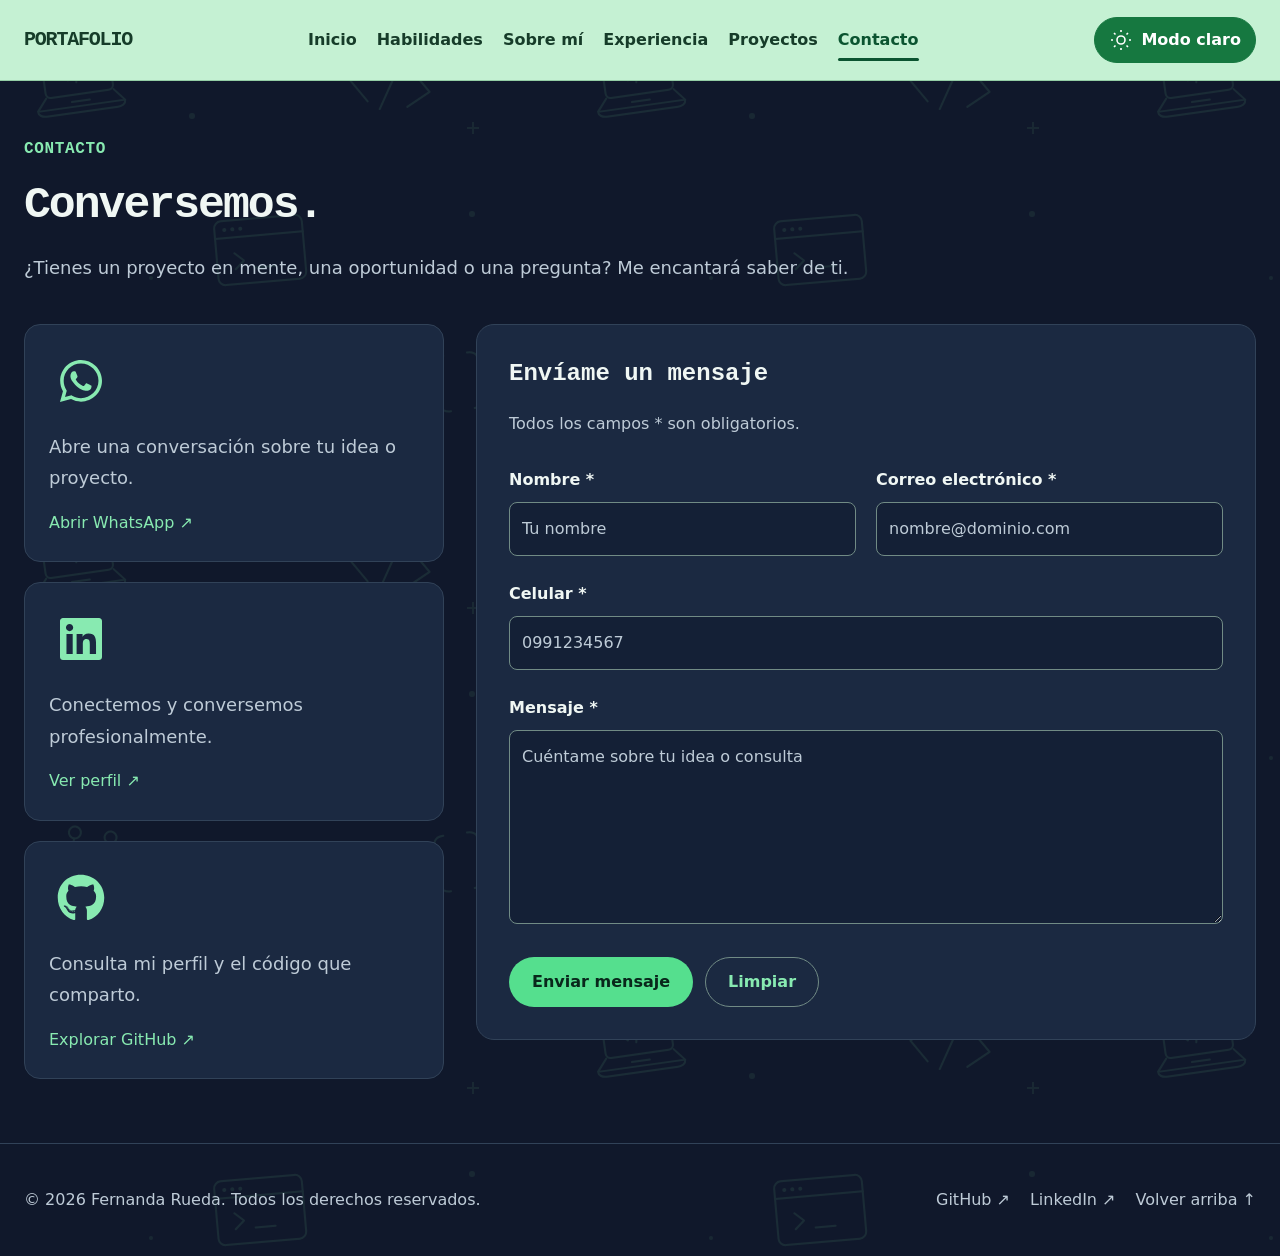
<file: 4_contactame.html>
<!DOCTYPE html>
<html lang="es" data-theme="dark">
<head>
    <meta charset="UTF-8">
    <meta name="viewport" content="width=device-width, initial-scale=1.0">
    <meta name="description" content="Conversa con Fernanda Rueda por LinkedIn o WhatsApp y prepara los datos de tu mensaje.">
    <title>Conversemos | Fernanda Rueda</title>
    <link rel="icon" href="favicon.svg" type="image/svg+xml">
    <meta name="theme-color" content="#10182b">
    <script src="tema.js"></script>
    <link rel="stylesheet" href="estilos.css">
    <script src="app.js" defer></script>
    <script src="contacto.js" defer></script>
</head>
<body id="inicio">
    <a class="skip-link" href="#contenido">Saltar al contenido</a>

  <header class="site-header">
    <div class="header-inner">
      <a class="brand" href="index.html" aria-label="Portafolio de Fernanda Rueda, inicio">PORTAFOLIO</a>
      <nav class="primary-navigation" id="primary-navigation" data-navigation aria-label="Navegación principal">
        <a href="index.html#inicio" data-home-section="inicio">Inicio</a>
        <a href="index.html#habilidades" data-home-section="habilidades">Habilidades</a>
        <a href="index.html#sobre-mi" data-home-section="sobre-mi">Sobre mí</a>
        <a href="2_experienciaLaboral.html">Experiencia</a>
        <a href="3_portafolio.html">Proyectos</a>
        <a href="4_contactame.html" aria-current="page">Contacto</a>
      </nav>
      <div class="header-actions">
        <button class="theme-toggle" type="button" data-theme-toggle aria-label="Activar modo claro" aria-pressed="true" hidden><svg class="theme-icon-sun" viewBox="0 0 24 24" fill="none" stroke="currentColor" stroke-width="1.6" aria-hidden="true"><circle cx="12" cy="12" r="4"/><path d="M12 2v2m0 16v2M2 12h2m16 0h2M5 5l1.5 1.5m11 11L19 19M5 19l1.5-1.5m11-11L19 5"/></svg><svg class="theme-icon-moon" viewBox="0 0 24 24" fill="none" stroke="currentColor" stroke-width="1.6" aria-hidden="true"><path d="M20.8 13.3A8.8 8.8 0 0 1 10.7 3.2 9 9 0 1 0 20.8 13.3Z"/></svg><span data-theme-label>Modo claro</span></button>
        <button class="menu-toggle" type="button" data-menu-toggle aria-expanded="false" aria-controls="primary-navigation" hidden><span>Menú</span><svg viewBox="0 0 24 24" fill="none" stroke="currentColor" stroke-width="1.6" aria-hidden="true"><path d="M4 6h16M4 12h16M4 18h16"/></svg></button>
      </div>
    </div>
  </header>

    <main id="contenido" class="interior-main container" tabindex="-1">
        <section class="interior-surface contact-section" aria-labelledby="contacto-titulo">
            <div class="page-intro">
                <p class="eyebrow">CONTACTO</p>
                <h1 id="contacto-titulo" class="section-title">Conversemos<span aria-hidden="true">.</span></h1>
                <p>¿Tienes un proyecto en mente, una oportunidad o una pregunta? Me encantará saber de ti.</p>
            </div>

            <div class="contact-layout">
                <aside class="contact-channels" aria-label="Canales de contacto">
                    <a class="contact-channel" aria-label="WhatsApp de Fernanda (abre otra pestaña)" href="https://wa.me/593999999999" target="_blank" rel="noopener noreferrer">
                        <span class="contact-logo"><svg aria-hidden="true" focusable="false" fill="currentColor" xmlns="http://www.w3.org/2000/svg" viewBox="0 0 448 512"><!--! Font Awesome Free 6.7.2 by @fontawesome - https://fontawesome.com License - https://fontawesome.com/license/free (Icons: CC BY 4.0, Fonts: SIL OFL 1.1, Code: MIT License) Copyright 2024 Fonticons, Inc. --><path d="M380.9 97.1C339 55.1 283.2 32 223.9 32c-122.4 0-222 99.6-222 222 0 39.1 10.2 77.3 29.6 111L0 480l117.7-30.9c32.4 17.7 68.9 27 106.1 27h.1c122.3 0 224.1-99.6 224.1-222 0-59.3-25.2-115-67.1-157zm-157 341.6c-33.2 0-65.7-8.9-94-25.7l-6.7-4-69.8 18.3L72 359.2l-4.4-7c-18.5-29.4-28.2-63.3-28.2-98.2 0-101.7 82.8-184.5 184.6-184.5 49.3 0 95.6 19.2 130.4 54.1 34.8 34.9 56.2 81.2 56.1 130.5 0 101.8-84.9 184.6-186.6 184.6zm101.2-138.2c-5.5-2.8-32.8-16.2-37.9-18-5.1-1.9-8.8-2.8-12.5 2.8-3.7 5.6-14.3 18-17.6 21.8-3.2 3.7-6.5 4.2-12 1.4-32.6-16.3-54-29.1-75.5-66-5.7-9.8 5.7-9.1 16.3-30.3 1.8-3.7.9-6.9-.5-9.7-1.4-2.8-12.5-30.1-17.1-41.2-4.5-10.8-9.1-9.3-12.5-9.5-3.2-.2-6.9-.2-10.6-.2-3.7 0-9.7 1.4-14.8 6.9-5.1 5.6-19.4 19-19.4 46.3 0 27.3 19.9 53.7 22.6 57.4 2.8 3.7 39.1 59.7 94.8 83.8 35.2 15.2 49 16.5 66.6 13.9 10.7-1.6 32.8-13.4 37.4-26.4 4.6-13 4.6-24.1 3.2-26.4-1.3-2.5-5-3.9-10.5-6.6z"/></svg></span><h2 class="sr-only">WhatsApp</h2>
                        <p>Abre una conversación sobre tu idea o proyecto.</p>
                        <span>Abrir WhatsApp <span aria-hidden="true">↗</span><span class="sr-only"> (se abre en otra pestaña)</span></span>
                    </a>
                    <a class="contact-channel" aria-label="LinkedIn de Fernanda (abre otra pestaña)" href="https://www.linkedin.com/in/ruth-fernanda-rueda" target="_blank" rel="noopener noreferrer">
                        <span class="contact-logo"><svg aria-hidden="true" focusable="false" fill="currentColor" xmlns="http://www.w3.org/2000/svg" viewBox="0 0 448 512"><!--! Font Awesome Free 6.7.2 by @fontawesome - https://fontawesome.com License - https://fontawesome.com/license/free (Icons: CC BY 4.0, Fonts: SIL OFL 1.1, Code: MIT License) Copyright 2024 Fonticons, Inc. --><path d="M416 32H31.9C14.3 32 0 46.5 0 64.3v383.4C0 465.5 14.3 480 31.9 480H416c17.6 0 32-14.5 32-32.3V64.3c0-17.8-14.4-32.3-32-32.3zM135.4 416H69V202.2h66.5V416zm-33.2-243c-21.3 0-38.5-17.3-38.5-38.5S80.9 96 102.2 96c21.2 0 38.5 17.3 38.5 38.5 0 21.3-17.2 38.5-38.5 38.5zm282.1 243h-66.4V312c0-24.8-.5-56.7-34.5-56.7-34.6 0-39.9 27-39.9 54.9V416h-66.4V202.2h63.7v29.2h.9c8.9-16.8 30.6-34.5 62.9-34.5 67.2 0 79.7 44.3 79.7 101.9V416z"/></svg></span><h2 class="sr-only">LinkedIn</h2>
                        <p>Conectemos y conversemos profesionalmente.</p>
                        <span>Ver perfil <span aria-hidden="true">↗</span><span class="sr-only"> (se abre en otra pestaña)</span></span>
                    </a>
                    <a class="contact-channel" aria-label="GitHub de Fernanda (abre otra pestaña)" href="https://github.com/fernygeek" target="_blank" rel="noopener noreferrer">
                        <span class="contact-logo"><svg aria-hidden="true" focusable="false" fill="currentColor" xmlns="http://www.w3.org/2000/svg" viewBox="0 0 496 512"><!--! Font Awesome Free 6.7.2 by @fontawesome - https://fontawesome.com License - https://fontawesome.com/license/free (Icons: CC BY 4.0, Fonts: SIL OFL 1.1, Code: MIT License) Copyright 2024 Fonticons, Inc. --><path d="M165.9 397.4c0 2-2.3 3.6-5.2 3.6-3.3.3-5.6-1.3-5.6-3.6 0-2 2.3-3.6 5.2-3.6 3-.3 5.6 1.3 5.6 3.6zm-31.1-4.5c-.7 2 1.3 4.3 4.3 4.9 2.6 1 5.6 0 6.2-2s-1.3-4.3-4.3-5.2c-2.6-.7-5.5.3-6.2 2.3zm44.2-1.7c-2.9.7-4.9 2.6-4.6 4.9.3 2 2.9 3.3 5.9 2.6 2.9-.7 4.9-2.6 4.6-4.6-.3-1.9-3-3.2-5.9-2.9zM244.8 8C106.1 8 0 113.3 0 252c0 110.9 69.8 205.8 169.5 239.2 12.8 2.3 17.3-5.6 17.3-12.1 0-6.2-.3-40.4-.3-61.4 0 0-70 15-84.7-29.8 0 0-11.4-29.1-27.8-36.6 0 0-22.9-15.7 1.6-15.4 0 0 24.9 2 38.6 25.8 21.9 38.6 58.6 27.5 72.9 20.9 2.3-16 8.8-27.1 16-33.7-55.9-6.2-112.3-14.3-112.3-110.5 0-27.5 7.6-41.3 23.6-58.9-2.6-6.5-11.1-33.3 2.6-67.9 20.9-6.5 69 27 69 27 20-5.6 41.5-8.5 62.8-8.5s42.8 2.9 62.8 8.5c0 0 48.1-33.6 69-27 13.7 34.7 5.2 61.4 2.6 67.9 16 17.7 25.8 31.5 25.8 58.9 0 96.5-58.9 104.2-114.8 110.5 9.2 7.9 17 22.9 17 46.4 0 33.7-.3 75.4-.3 83.6 0 6.5 4.6 14.4 17.3 12.1C428.2 457.8 496 362.9 496 252 496 113.3 383.5 8 244.8 8zM97.2 352.9c-1.3 1-1 3.3.7 5.2 1.6 1.6 3.9 2.3 5.2 1 1.3-1 1-3.3-.7-5.2-1.6-1.6-3.9-2.3-5.2-1zm-10.8-8.1c-.7 1.3.3 2.9 2.3 3.9 1.6 1 3.6.7 4.3-.7.7-1.3-.3-2.9-2.3-3.9-2-.6-3.6-.3-4.3.7zm32.4 35.6c-1.6 1.3-1 4.3 1.3 6.2 2.3 2.3 5.2 2.6 6.5 1 1.3-1.3.7-4.3-1.3-6.2-2.2-2.3-5.2-2.6-6.5-1zm-11.4-14.7c-1.6 1-1.6 3.6 0 5.9 1.6 2.3 4.3 3.3 5.6 2.3 1.6-1.3 1.6-3.9 0-6.2-1.4-2.3-4-3.3-5.6-2z"/></svg></span><h2 class="sr-only">GitHub</h2>
                        <p>Consulta mi perfil y el código que comparto.</p>
                        <span>Explorar GitHub <span aria-hidden="true">↗</span><span class="sr-only"> (se abre en otra pestaña)</span></span>
                    </a>
                </aside>

                <section class="contact-form-panel" aria-labelledby="formulario-titulo">
                    <h2 id="formulario-titulo">Envíame un mensaje</h2>
                    <!-- <p id="formulario-ayuda" class="field-help">Este formulario comprueba los datos; para conversar, utiliza LinkedIn o WhatsApp.</p> -->
                    <p class="field-help">Todos los campos * son obligatorios.</p>
                    <form id="formulario-contacto" aria-describedby="formulario-ayuda">
                        <div class="form-grid">
                            <div class="form-field">
                                <label for="nombre">Nombre <span aria-hidden="true">*</span></label>
                                <input type="text" id="nombre" name="nombre" autocomplete="name" placeholder="Tu nombre" required>
                                <p id="nombre-error" class="field-error" hidden></p>
                            </div>
                            <div class="form-field">
                                <label for="email">Correo electrónico <span aria-hidden="true">*</span></label>
                                <input type="email" id="email" name="email" autocomplete="email" placeholder="nombre@dominio.com" required>
                                <p id="email-error" class="field-error" hidden></p>
                            </div>
                            <div class="form-field">
                                <label for="celular">Celular <span aria-hidden="true">*</span></label>
                                <input type="tel" id="celular" name="celular" autocomplete="tel" inputmode="tel" placeholder="0991234567" pattern="(?:09[0-9]{8}|\+5939[0-9]{8})" aria-describedby="celular-ayuda" required>
                                <!-- <p id="celular-ayuda" class="field-help">Número ecuatoriano: 09 seguido de 8 dígitos, por ejemplo 0991234567. También puedes usar +593991234567. Se admiten espacios y guiones.</p> -->
                                <p id="celular-error" class="field-error" hidden></p>
                            </div>
                            <div class="form-field form-field-full">
                                <label for="mensaje">Mensaje <span aria-hidden="true">*</span></label>
                                <textarea id="mensaje" name="mensaje" rows="6" placeholder="Cuéntame sobre tu idea o consulta" required></textarea>
                                <p id="mensaje-error" class="field-error" hidden></p>
                            </div>
                        </div>

                        <div class="form-actions">
                            <button id="validar-datos" type="submit" class="button button-primary" hidden disabled>Enviar mensaje</button>
                            <button id="solicitar-limpieza" type="button" class="button button-secondary" aria-controls="confirmar-limpieza" aria-expanded="false" hidden disabled>Limpiar</button>
                        </div>

                        <div id="confirmar-limpieza" class="reset-confirmation" role="group" aria-labelledby="limpieza-pregunta" hidden>
                            <p id="limpieza-pregunta">¿Quieres borrar los datos que has escrito? No podrás recuperarlos desde este formulario.</p>
                            <div class="form-actions">
                                <button id="confirmar-borrado" type="button" class="button button-secondary">Sí, borrar los datos</button>
                                <button id="cancelar-borrado" type="button" class="button button-secondary">Conservar datos</button>
                            </div>
                        </div>

                        <div id="estado-formulario" class="form-status" role="status" aria-live="polite" aria-atomic="true"></div>
                        <noscript>
                            <p class="field-help">Para validar estos campos necesitas JavaScript. Puedes contactar directamente por <a href="https://www.linkedin.com/in/ruth-fernanda-rueda">LinkedIn</a> o <a href="https://wa.me/593999999999">WhatsApp</a>.</p>
                        </noscript>
                    </form>
                </section>
            </div>
        </section>
    </main>

  <footer class="site-footer container"><div class="footer-inner"><p>© 2026 Fernanda Rueda. Todos los derechos reservados.</p><div class="footer-links"><a href="https://github.com/fernygeek" target="_blank" rel="noopener noreferrer">GitHub <span aria-hidden="true">↗</span><span class="sr-only"> (abre otra pestaña)</span></a><a href="https://www.linkedin.com/in/ruth-fernanda-rueda" target="_blank" rel="noopener noreferrer">LinkedIn <span aria-hidden="true">↗</span><span class="sr-only"> (abre otra pestaña)</span></a><a href="#inicio">Volver arriba <span aria-hidden="true">↑</span></a></div></div></footer>
</body>
</html>
</file>
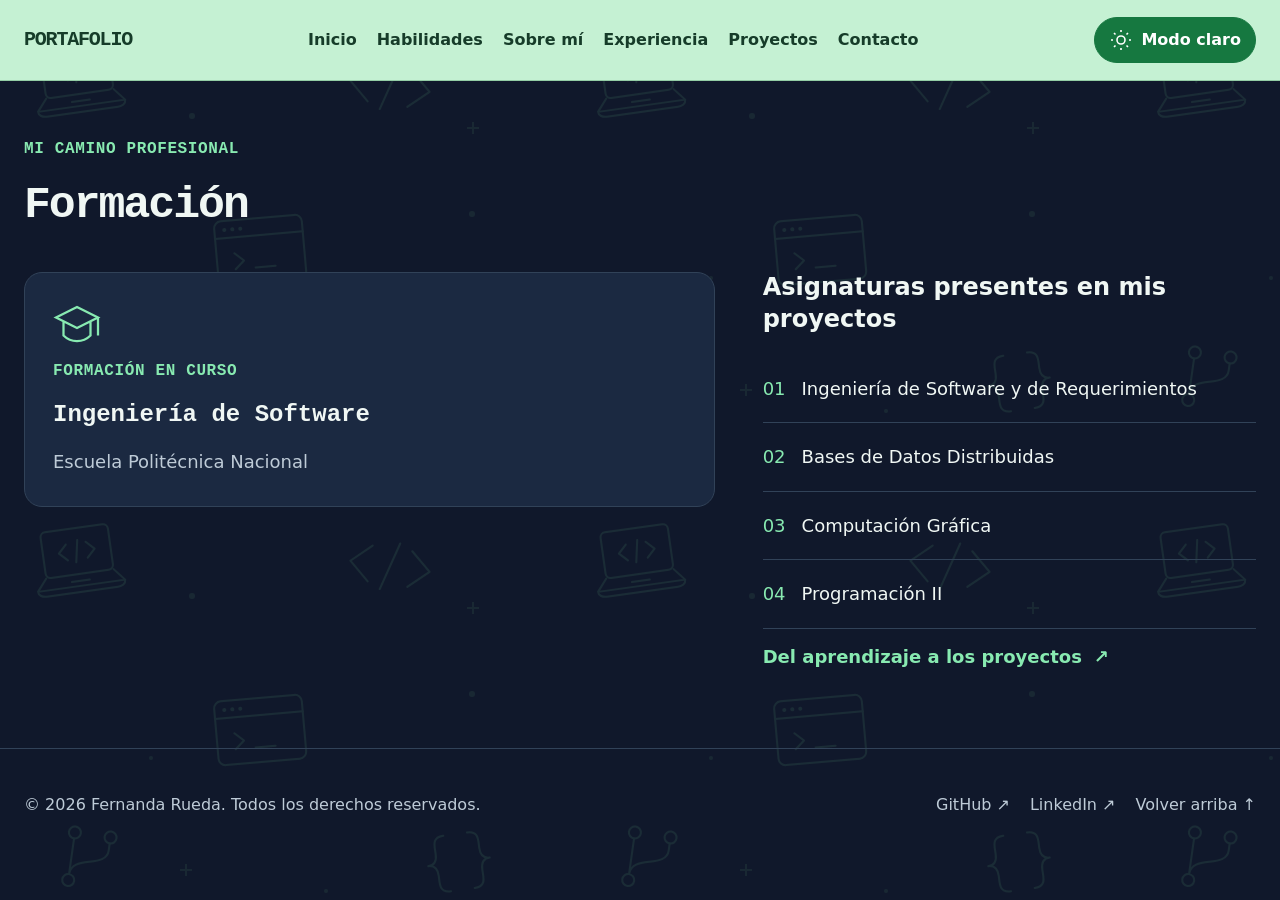
<file: formacion.html>
<!DOCTYPE html>
<html lang="es" data-theme="dark">
<head>
  <meta charset="UTF-8">
  <meta name="viewport" content="width=device-width, initial-scale=1">
  <meta name="description" content="Formación en curso de Fernanda Rueda: Ingeniería de Software en la Escuela Politécnica Nacional y asignaturas aplicadas en sus proyectos.">
  <meta name="theme-color" content="#10182b">
  <title>Formación · Fernanda Rueda</title>
  <link rel="icon" href="favicon.svg" type="image/svg+xml">
  <script src="tema.js"></script>
  <link rel="stylesheet" href="estilos.css">
  <script src="app.js" defer></script>
</head>
<body id="inicio">
  <a class="skip-link" href="#contenido">Saltar al contenido</a>
  <header class="site-header">
    <div class="header-inner">
      <a class="brand" href="index.html" aria-label="Portafolio de Fernanda Rueda, inicio">PORTAFOLIO</a>
      <nav class="primary-navigation" id="primary-navigation" data-navigation aria-label="Navegación principal">
        <a href="index.html#inicio" data-home-section="inicio">Inicio</a>
        <a href="index.html#habilidades" data-home-section="habilidades">Habilidades</a>
        <a href="index.html#sobre-mi" data-home-section="sobre-mi">Sobre mí</a>
        <a href="2_experienciaLaboral.html">Experiencia</a>
        <a href="3_portafolio.html">Proyectos</a>
        <a href="4_contactame.html">Contacto</a>
      </nav>
      <div class="header-actions">
        <button class="theme-toggle" type="button" data-theme-toggle aria-label="Activar modo claro" aria-pressed="true" hidden><svg class="theme-icon-sun" viewBox="0 0 24 24" fill="none" stroke="currentColor" stroke-width="1.6" aria-hidden="true"><circle cx="12" cy="12" r="4"/><path d="M12 2v2m0 16v2M2 12h2m16 0h2M5 5l1.5 1.5m11 11L19 19M5 19l1.5-1.5m11-11L19 5"/></svg><svg class="theme-icon-moon" viewBox="0 0 24 24" fill="none" stroke="currentColor" stroke-width="1.6" aria-hidden="true"><path d="M20.8 13.3A8.8 8.8 0 0 1 10.7 3.2 9 9 0 1 0 20.8 13.3Z"/></svg><span data-theme-label>Modo claro</span></button>
        <button class="menu-toggle" type="button" data-menu-toggle aria-expanded="false" aria-controls="primary-navigation" hidden><span>Menú</span><svg viewBox="0 0 24 24" fill="none" stroke="currentColor" stroke-width="1.6" aria-hidden="true"><path d="M4 6h16M4 12h16M4 18h16"/></svg></button>
      </div>
    </div>
  </header>
  <main id="contenido" class="interior-main container" tabindex="-1">
    <section class="interior-surface section-page" id="formacion" aria-labelledby="formacion-titulo">
      <div class="page-intro">
        <p class="eyebrow">Mi camino profesional</p>
        <h1 class="section-title" id="formacion-titulo">Formación</h1>
      </div>
        <div class="standalone-content standalone-education">
          <div class="education-card">
            <span class="education-icon" aria-hidden="true"><svg viewBox="0 0 32 32" fill="none" stroke="currentColor" stroke-width="1.5"><path d="m2 11 14-7 14 7-14 7L2 11Zm5 3v9c5 5 13 5 18 0v-9m5-3v12"/></svg></span>
            <p class="eyebrow">Formación en curso</p>
            <h2>Ingeniería de Software</h2>
            <p>Escuela Politécnica Nacional</p>
          </div>
          <div>
            <h2 class="small-heading">Asignaturas presentes en mis proyectos</h2>
            <ul class="course-list">
              <li><span aria-hidden="true">01</span>Ingeniería de Software y de Requerimientos</li>
              <li><span aria-hidden="true">02</span>Bases de Datos Distribuidas</li>
              <li><span aria-hidden="true">03</span>Computación Gráfica</li>
              <li><span aria-hidden="true">04</span>Programación II</li>
            </ul>
            <a class="text-link" href="3_portafolio.html">Del aprendizaje a los proyectos <span aria-hidden="true">↗</span></a>
          </div>
        </div>
    </section>
  </main>

  <footer class="site-footer container"><div class="footer-inner"><p>© 2026 Fernanda Rueda. Todos los derechos reservados.</p><div class="footer-links"><a href="https://github.com/fernygeek" target="_blank" rel="noopener noreferrer">GitHub <span aria-hidden="true">↗</span><span class="sr-only"> (abre otra pestaña)</span></a><a href="https://www.linkedin.com/in/ruth-fernanda-rueda" target="_blank" rel="noopener noreferrer">LinkedIn <span aria-hidden="true">↗</span><span class="sr-only"> (abre otra pestaña)</span></a><a href="#inicio">Volver arriba <span aria-hidden="true">↑</span></a></div></div></footer>
</body>
</html>
</file>
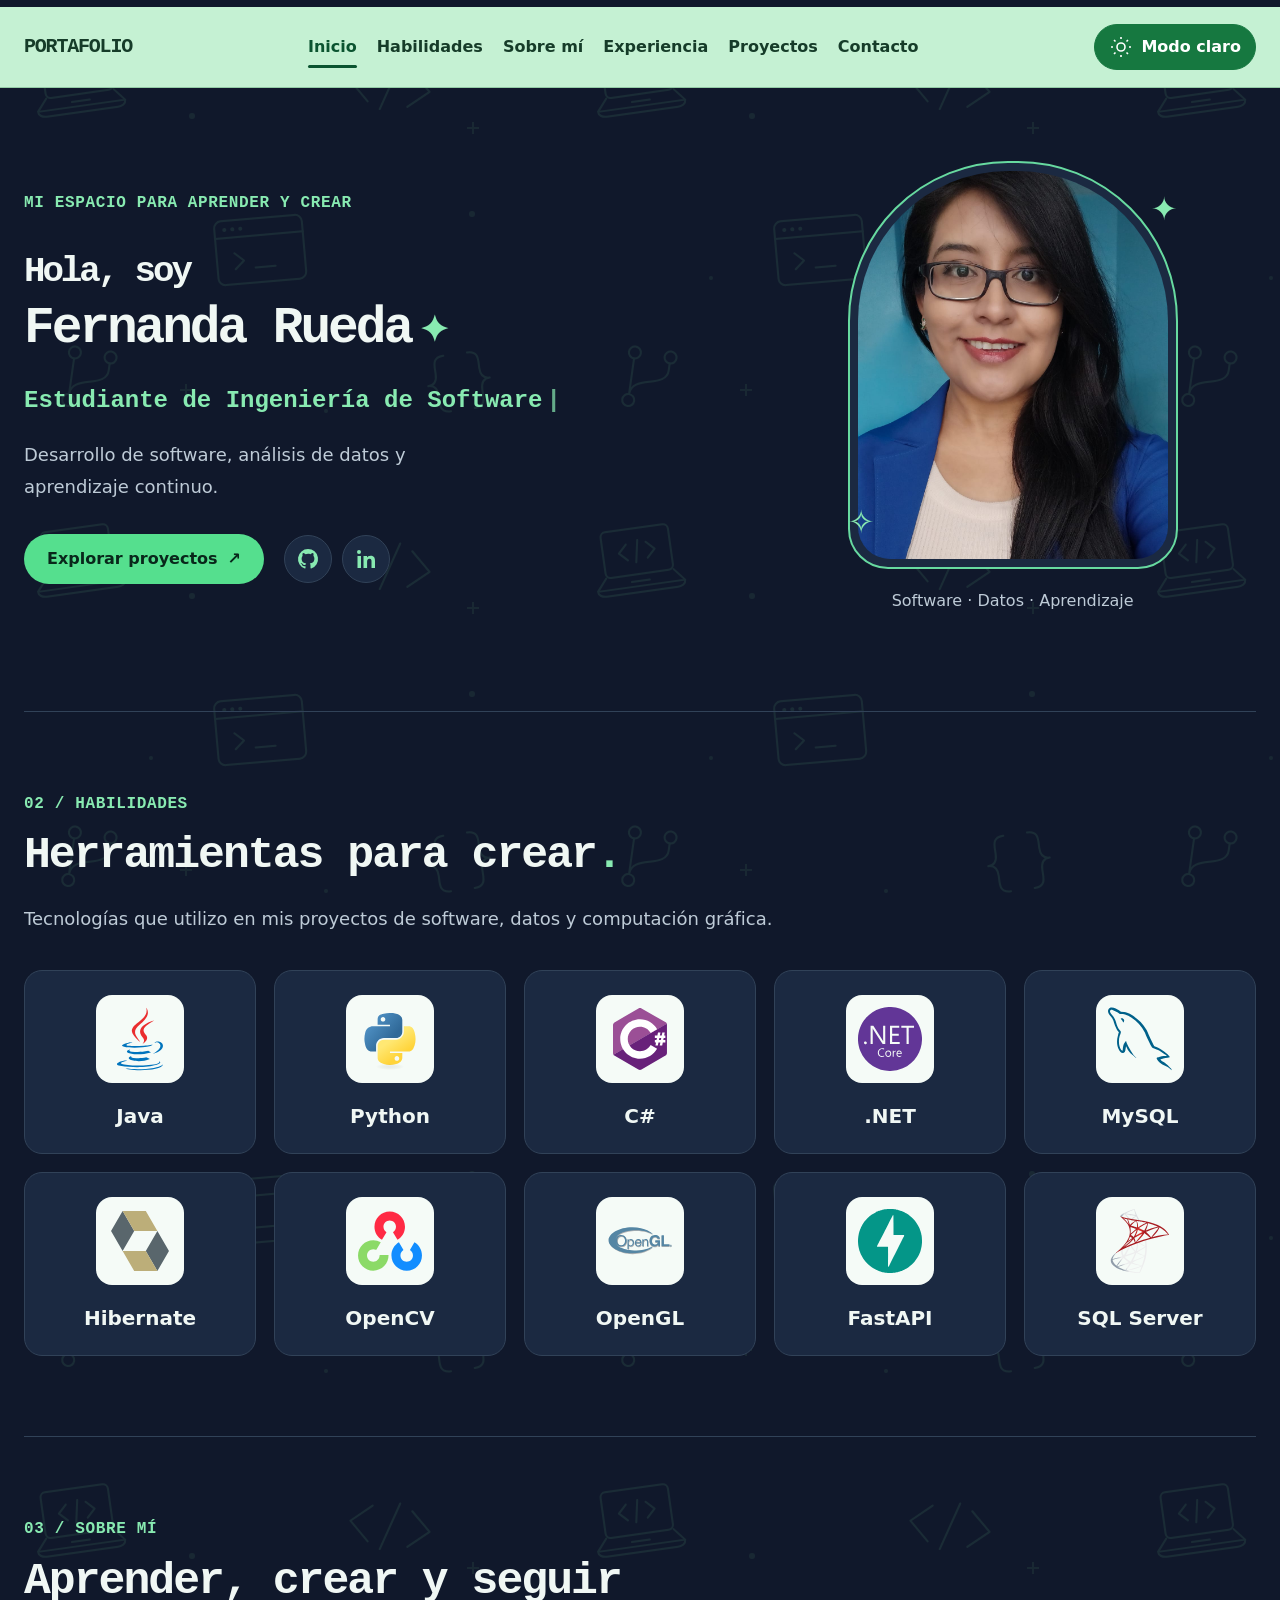
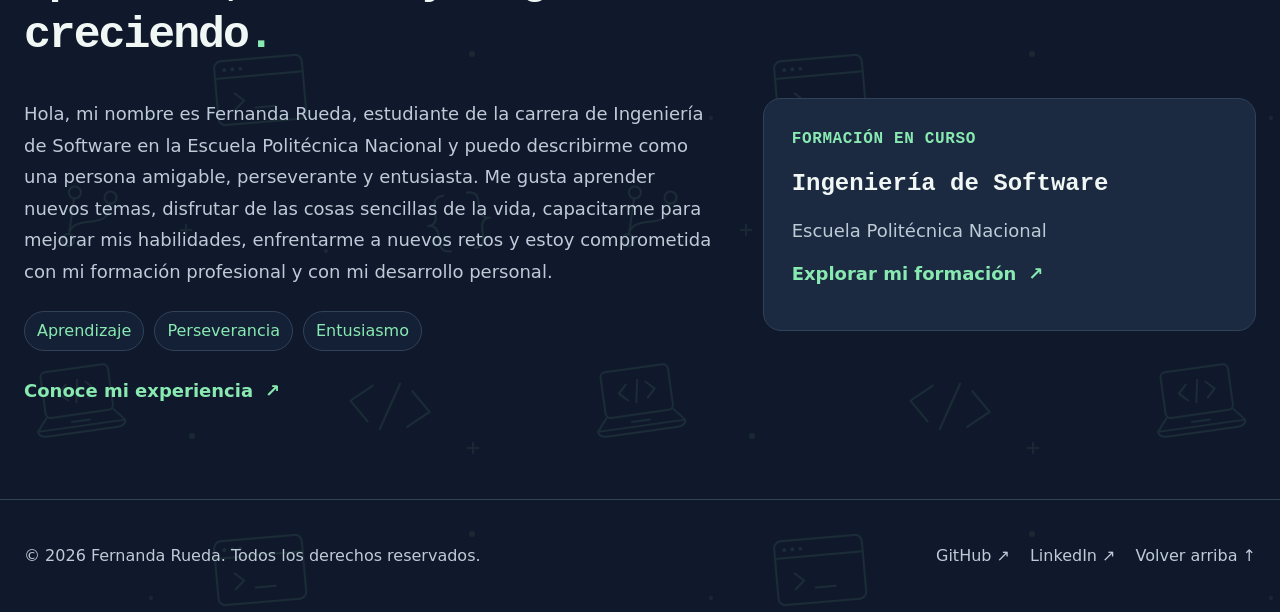
<file: habilidades.html>
<!DOCTYPE html>
<html lang="es" data-theme="dark">
<head>
  <meta charset="UTF-8">
  <meta name="viewport" content="width=device-width, initial-scale=1">
  <meta name="description" content="Tecnologías utilizadas por Fernanda Rueda en sus proyectos: Java, Python, C#, .NET y MySQL.">
  <meta name="theme-color" content="#10182b">
  <title>Habilidades · Fernanda Rueda</title>
  <link rel="icon" href="favicon.svg" type="image/svg+xml">
  <script src="tema.js"></script>
  <link rel="stylesheet" href="estilos.css">
  <script src="app.js" defer></script>
  <meta http-equiv="refresh" content="0; url=index.html#habilidades">
</head>
<body id="inicio">
  <a class="skip-link" href="#contenido">Saltar al contenido</a>
  <header class="site-header">
    <div class="header-inner">
      <a class="brand" href="index.html" aria-label="Portafolio de Fernanda Rueda, inicio">PORTAFOLIO</a>
      <nav class="primary-navigation" id="primary-navigation" data-navigation aria-label="Navegación principal">
        <a href="index.html#inicio" data-home-section="inicio">Inicio</a>
        <a href="index.html#habilidades" data-home-section="habilidades">Habilidades</a>
        <a href="index.html#sobre-mi" data-home-section="sobre-mi">Sobre mí</a>
        <a href="2_experienciaLaboral.html">Experiencia</a>
        <a href="3_portafolio.html">Proyectos</a>
        <a href="4_contactame.html">Contacto</a>
      </nav>
      <div class="header-actions">
        <button class="theme-toggle" type="button" data-theme-toggle aria-label="Activar modo claro" aria-pressed="true" hidden><svg class="theme-icon-sun" viewBox="0 0 24 24" fill="none" stroke="currentColor" stroke-width="1.6" aria-hidden="true"><circle cx="12" cy="12" r="4"/><path d="M12 2v2m0 16v2M2 12h2m16 0h2M5 5l1.5 1.5m11 11L19 19M5 19l1.5-1.5m11-11L19 5"/></svg><svg class="theme-icon-moon" viewBox="0 0 24 24" fill="none" stroke="currentColor" stroke-width="1.6" aria-hidden="true"><path d="M20.8 13.3A8.8 8.8 0 0 1 10.7 3.2 9 9 0 1 0 20.8 13.3Z"/></svg><span data-theme-label>Modo claro</span></button>
        <button class="menu-toggle" type="button" data-menu-toggle aria-expanded="false" aria-controls="primary-navigation" hidden><span>Menú</span><svg viewBox="0 0 24 24" fill="none" stroke="currentColor" stroke-width="1.6" aria-hidden="true"><path d="M4 6h16M4 12h16M4 18h16"/></svg></button>
      </div>
    </div>
  </header>
  <main id="contenido" class="interior-main container" tabindex="-1"><section class="interior-surface"><h1>Habilidades</h1><p>Esta sección está ahora en la página de inicio.</p><a class="text-link" href="index.html#habilidades">Ir a Habilidades</a></section></main>

  <footer class="site-footer container"><div class="footer-inner"><p>© 2026 Fernanda Rueda. Todos los derechos reservados.</p><div class="footer-links"><a href="https://github.com/fernygeek" target="_blank" rel="noopener noreferrer">GitHub <span aria-hidden="true">↗</span><span class="sr-only"> (abre otra pestaña)</span></a><a href="https://www.linkedin.com/in/ruth-fernanda-rueda" target="_blank" rel="noopener noreferrer">LinkedIn <span aria-hidden="true">↗</span><span class="sr-only"> (abre otra pestaña)</span></a><a href="#inicio">Volver arriba <span aria-hidden="true">↑</span></a></div></div></footer>
</body>
</html>
</file>
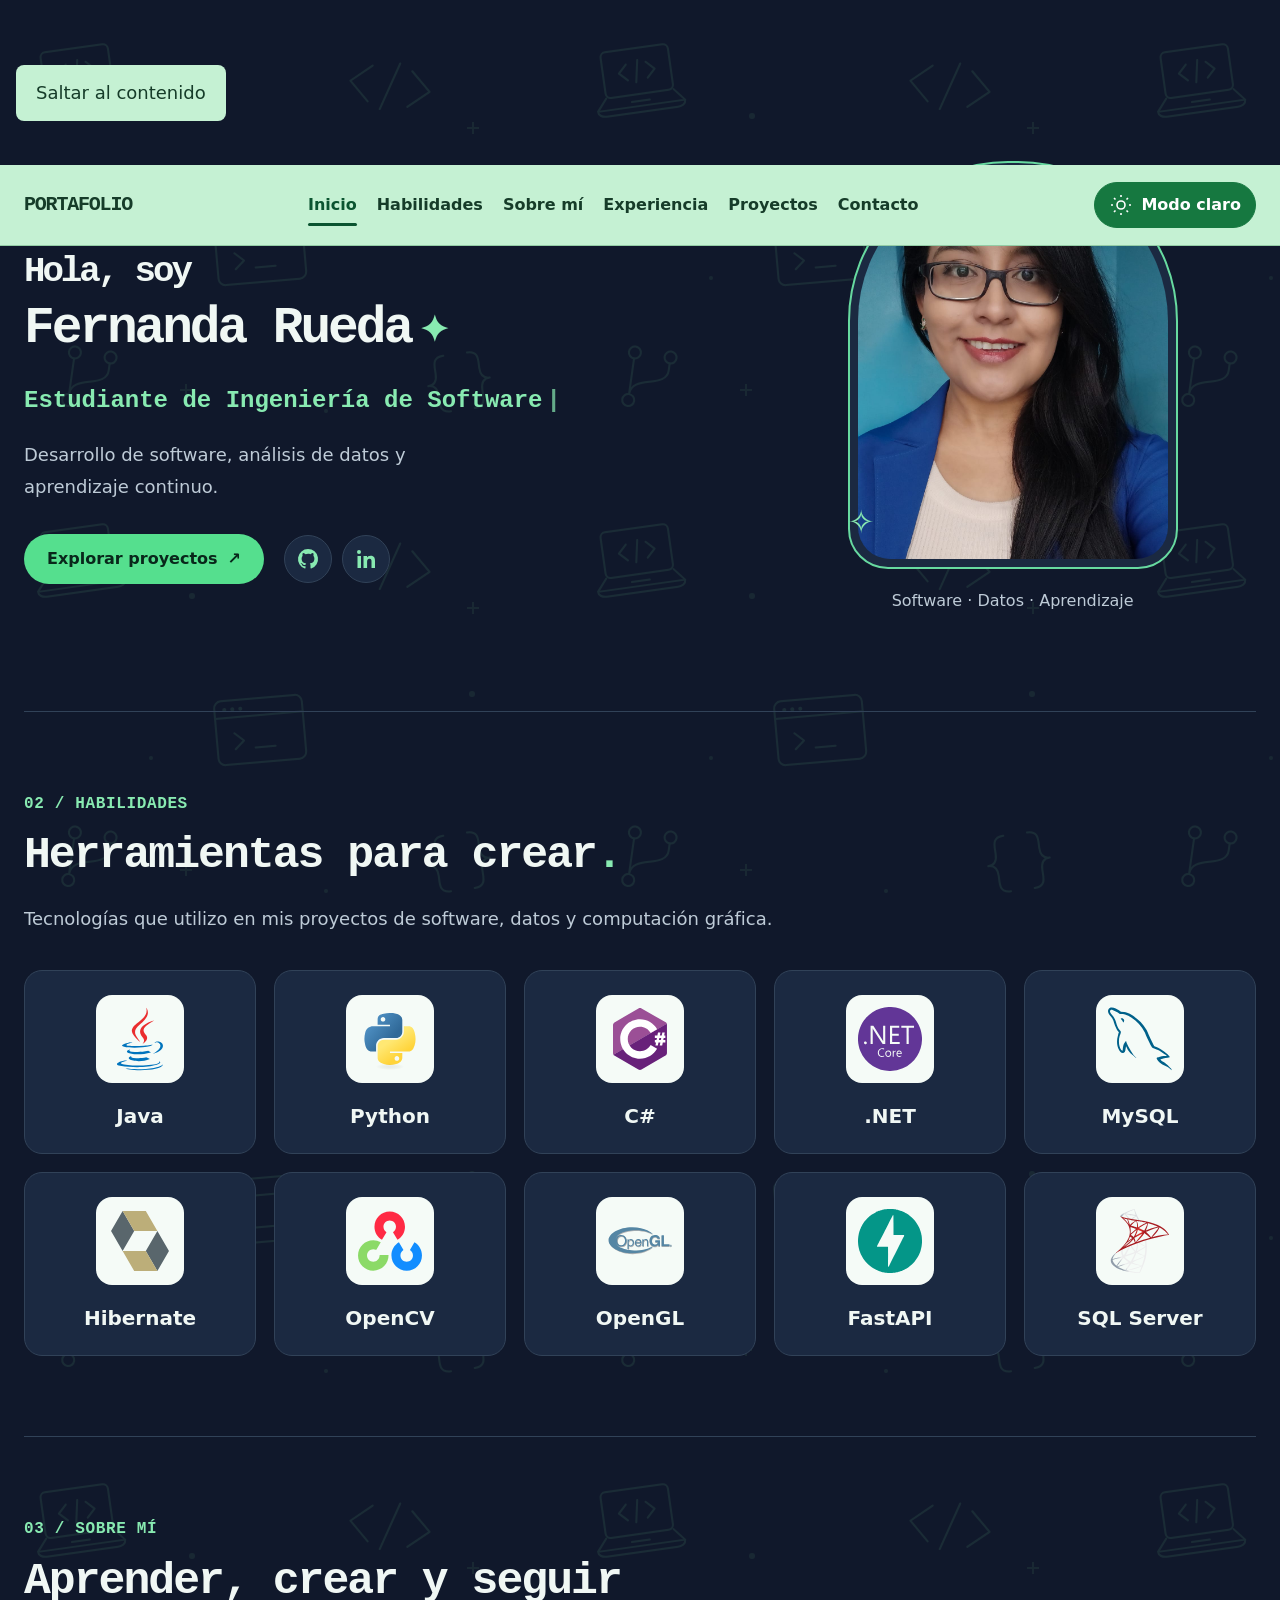
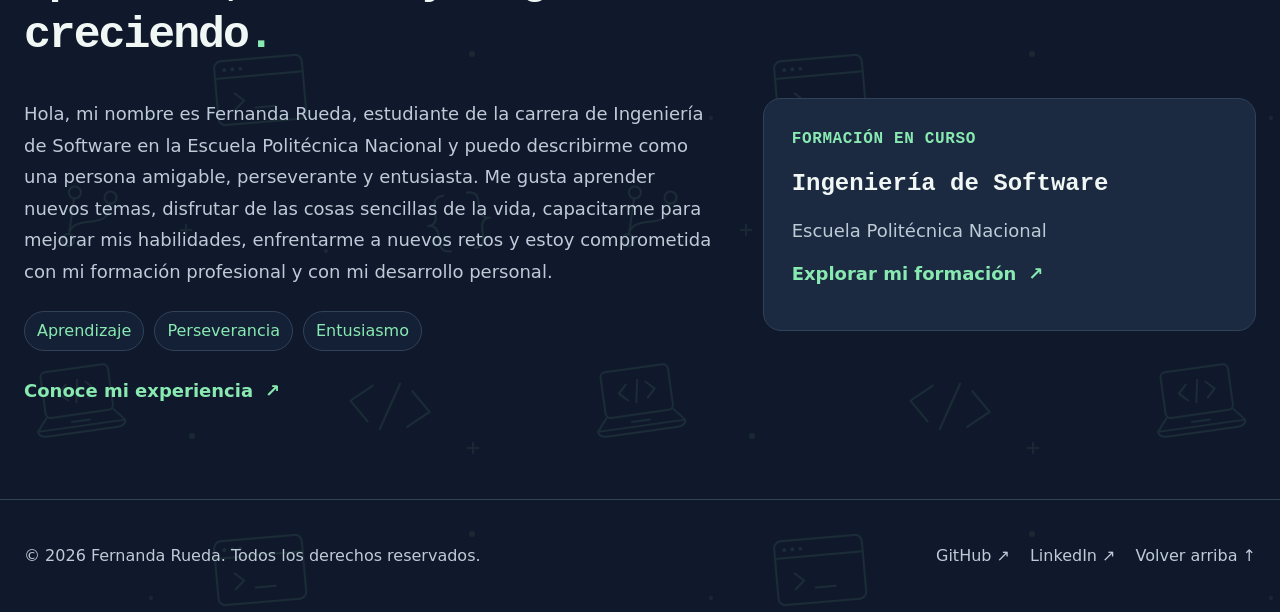
<file: sobre-mi.html>
<!DOCTYPE html>
<html lang="es" data-theme="dark">
<head>
  <meta charset="UTF-8">
  <meta name="viewport" content="width=device-width, initial-scale=1">
  <meta name="description" content="Conoce a Fernanda Rueda, estudiante de Ingeniería de Software en la Escuela Politécnica Nacional.">
  <meta name="theme-color" content="#10182b">
  <title>Sobre mí · Fernanda Rueda</title>
  <link rel="icon" href="favicon.svg" type="image/svg+xml">
  <script src="tema.js"></script>
  <link rel="stylesheet" href="estilos.css">
  <script src="app.js" defer></script>
  <meta http-equiv="refresh" content="0; url=index.html#sobre-mi">
</head>
<body id="inicio">
  <a class="skip-link" href="#contenido">Saltar al contenido</a>
  <header class="site-header">
    <div class="header-inner">
      <a class="brand" href="index.html" aria-label="Portafolio de Fernanda Rueda, inicio">PORTAFOLIO</a>
      <nav class="primary-navigation" id="primary-navigation" data-navigation aria-label="Navegación principal">
        <a href="index.html#inicio" data-home-section="inicio">Inicio</a>
        <a href="index.html#habilidades" data-home-section="habilidades">Habilidades</a>
        <a href="index.html#sobre-mi" data-home-section="sobre-mi">Sobre mí</a>
        <a href="2_experienciaLaboral.html">Experiencia</a>
        <a href="3_portafolio.html">Proyectos</a>
        <a href="4_contactame.html">Contacto</a>
      </nav>
      <div class="header-actions">
        <button class="theme-toggle" type="button" data-theme-toggle aria-label="Activar modo claro" aria-pressed="true" hidden><svg class="theme-icon-sun" viewBox="0 0 24 24" fill="none" stroke="currentColor" stroke-width="1.6" aria-hidden="true"><circle cx="12" cy="12" r="4"/><path d="M12 2v2m0 16v2M2 12h2m16 0h2M5 5l1.5 1.5m11 11L19 19M5 19l1.5-1.5m11-11L19 5"/></svg><svg class="theme-icon-moon" viewBox="0 0 24 24" fill="none" stroke="currentColor" stroke-width="1.6" aria-hidden="true"><path d="M20.8 13.3A8.8 8.8 0 0 1 10.7 3.2 9 9 0 1 0 20.8 13.3Z"/></svg><span data-theme-label>Modo claro</span></button>
        <button class="menu-toggle" type="button" data-menu-toggle aria-expanded="false" aria-controls="primary-navigation" hidden><span>Menú</span><svg viewBox="0 0 24 24" fill="none" stroke="currentColor" stroke-width="1.6" aria-hidden="true"><path d="M4 6h16M4 12h16M4 18h16"/></svg></button>
      </div>
    </div>
  </header>
  <main id="contenido" class="interior-main container" tabindex="-1"><section class="interior-surface"><h1>Sobre mí</h1><p>Esta sección está ahora en la página de inicio.</p><a class="text-link" href="index.html#sobre-mi">Ir a Sobre mí</a></section></main>

  <footer class="site-footer container"><div class="footer-inner"><p>© 2026 Fernanda Rueda. Todos los derechos reservados.</p><div class="footer-links"><a href="https://github.com/fernygeek" target="_blank" rel="noopener noreferrer">GitHub <span aria-hidden="true">↗</span><span class="sr-only"> (abre otra pestaña)</span></a><a href="https://www.linkedin.com/in/ruth-fernanda-rueda" target="_blank" rel="noopener noreferrer">LinkedIn <span aria-hidden="true">↗</span><span class="sr-only"> (abre otra pestaña)</span></a><a href="#inicio">Volver arriba <span aria-hidden="true">↑</span></a></div></div></footer>
</body>
</html>
</file>
<file: estilos.css>
:root {
  color-scheme: dark;
  --page-bg: #dff3e7;
  --bg: #10182b;
  --panel: #111b30;
  --card: #1b2941;
  --card-deep: #142036;
  --text: #f0f7f4;
  --muted: #becbd7;
  --accent: #88eab1;
  --accent-hover: #a7f3c6;
  --button: #55df8e;
  --button-text: #09271b;
  --line: #314258;
  --control-border: #718b85;
  --focus: #a6f4c5;
  --error: #ffb4ae;
  --success: #9df0b9;
  --image-bg: #0a1222;
  --nav-bg: #c5f1d3;
  --nav-text: #163c29;
  --nav-active: #0b5430;
  --display: Consolas, 'SFMono-Regular', 'Liberation Mono', monospace;
  --sans: 'Segoe UI', system-ui, -apple-system, BlinkMacSystemFont, Arial, sans-serif;
  --serif: var(--display);
}
:root[data-theme='light'] {
  color-scheme: light;
  --page-bg: #e5f5e9;
  --bg: #f5fbf7;
  --panel: #f5fbf7;
  --card: #e4f1e9;
  --card-deep: #eaf6ee;
  --text: #142f25;
  --muted: #405e51;
  --accent: #145c39;
  --accent-hover: #0d492b;
  --button: #177443;
  --button-text: #fff;
  --line: #b4cebd;
  --control-border: #638672;
  --focus: #145c39;
  --error: #a62027;
  --success: #17623b;
  --image-bg: #d8e8df;
  --nav-bg: #bcecc9;
  --nav-text: #163c29;
  --nav-active: #0b5430;
}

* { box-sizing: border-box; }
html { scroll-behavior: smooth; scroll-padding-top: calc(var(--header-height, 80px) + 24px); }
body { margin: 0; color: var(--text); background: var(--bg) url('img/patron-software.svg') repeat; background-size: 560px 480px; font: 1.125rem/1.75 var(--sans); }
h1,h2,h3,h4,p,figure,ul,ol { margin: 0; }
h1,h2,h3,h4 { line-height: 1.3; overflow-wrap: anywhere; }
img { display: block; max-width: 100%; height: auto; }
svg { width: 24px; height: 24px; flex-shrink: 0; }
a { color: inherit; text-decoration: none; text-underline-offset: 5px; }
button,input,textarea { font: inherit; }
button,summary { cursor: pointer; }
[hidden] { display: none !important; }
:where(a,button,input,textarea,summary):focus-visible { outline: 3px solid var(--focus); outline-offset: 4px; }
:where(a,button) { transition: color .18s, background-color .18s, border-color .18s, transform .18s; }
::selection { background: var(--button); color: var(--button-text); }
.container { width: 100%; padding-inline: max(24px, calc((100% - 1240px) / 2)); }
.sr-only { position: absolute; width: 1px; height: 1px; margin: -1px; padding: 0; overflow: hidden; clip-path: inset(50%); white-space: nowrap; border: 0; }
.skip-link { position: fixed; top: -100px; left: 16px; z-index: 50; background: var(--nav-bg); color: var(--nav-text); padding: 12px 20px; border-radius: 8px; }
.skip-link:focus { top: 8px; outline-color: #0b5430; }
.eyebrow { color: var(--accent); font: 700 1rem/1.6 var(--display); letter-spacing: .04em; text-transform: uppercase; }
.section-title,.page-intro h1 { font: 700 clamp(2rem, 3.5vw, 3rem)/1.2 var(--display); letter-spacing: -.045em; }
.section-title em { font-style: normal; color: var(--accent); }
.text-link { display: inline-flex; align-items: center; gap: 12px; color: var(--accent); font-weight: 650; padding-block: 12px; }
.text-link:hover,.footer-links a:hover { text-decoration: underline; }
.button { display: inline-flex; align-items: center; justify-content: center; gap: 10px; min-height: 48px; padding: 12px 22px; border: 1px solid transparent; border-radius: 28px; font-size: 1rem; font-weight: 700; line-height: 1.5; text-align: center; }
.button-primary { background: var(--button); color: var(--button-text); }
.button-primary:hover { transform: translateY(-2px); filter: brightness(1.08); }
.button-secondary { background: transparent; border-color: var(--control-border); color: var(--accent); }
.button-secondary:hover { border-color: var(--accent); background: var(--card-deep); }
.site-header { position: sticky; top: 0; z-index: 20; background: var(--nav-bg); color: var(--nav-text); border-bottom: 1px solid #93cca5; }
.header-inner { max-width: 1440px; min-height: 80px; padding: 12px 24px; margin-inline: auto; display: flex; align-items: center; gap: 24px; }
.brand { font: 800 1.25rem/1.2 var(--display); letter-spacing: -.06em; padding-block: 12px; flex-shrink: 0; }
.primary-navigation { display: flex; align-items: center; gap: 20px; margin-left: auto; }
.primary-navigation a { position: relative; font-size: 1rem; font-weight: 650; padding-block: 12px; white-space: nowrap; }
.primary-navigation a:hover,.primary-navigation a[aria-current] { color: var(--nav-active); }
.primary-navigation a[aria-current]::after { content: ''; position: absolute; bottom: 5px; left: 0; right: 0; height: 3px; border-radius: 3px; background: var(--nav-active); }
.header-actions { display: flex; align-items: center; gap: 8px; margin-left: auto; }
.theme-toggle,.menu-toggle { display: inline-flex; align-items: center; justify-content: center; gap: 6px; min-width: 44px; min-height: 44px; padding: 8px; border: 0; border-radius: 8px; background: transparent; color: var(--nav-text); font-size: 1rem; }
.menu-toggle { display: none; }
.theme-toggle { padding-inline: 14px; gap: 8px; border: 1px solid #167840; border-radius: 24px; background: #167840; color: #fff; font-weight: 650; white-space: nowrap; }
.theme-toggle:hover { background: #0f6032; border-color: #0f6032; }
.menu-toggle:hover { background: #143f2912; }
.theme-icon-moon { display: none; }
:root[data-theme='light'] .theme-icon-sun { display: none; }
:root[data-theme='light'] .theme-icon-moon { display: block; }
.site-header :where(a,button):focus-visible { outline-color: #0b5430; }
.hero-panel { background: transparent; }
.hero { display: grid; grid-template-columns: 1.4fr 1fr; align-items: center; gap: 64px; padding-block: 80px 96px; }
.hero h1 { margin-top: 20px; font: 800 clamp(2rem, 4vw, 3.5rem)/1.2 var(--display); letter-spacing: -.06em; }
.hero-greeting { font-size: .7em; font-weight: 600; }
.hero-spark { color: var(--accent); font-size: .7em; padding-left: 8px; }
.hero-role { color: var(--accent); font: 700 clamp(1.25rem, 2vw, 1.5rem)/1.5 var(--display); margin-top: 24px; }
.typing-caret { opacity: .7; padding-left: 4px; }
.hero-description { color: var(--muted); max-width: 42ch; margin-top: 20px; }
.hero-actions { display: flex; flex-wrap: wrap; align-items: center; gap: 20px; margin-top: 32px; }
.social-links { display: flex; gap: 10px; }
.social-links a { display: inline-flex; align-items: center; justify-content: center; width: 48px; height: 48px; border: 1px solid var(--line); border-radius: 50%; color: var(--accent); background: var(--card); }
.social-links a:hover { border-color: var(--accent); transform: translateY(-2px); }
.hero-portrait { width: min(100%, 330px); justify-self: center; position: relative; }
.portrait-frame { border: 2px solid #67daa0; padding: 8px; border-radius: 160px 160px 40px 40px; background: var(--card); }
.portrait-frame img { width: 100%; aspect-ratio: 4 / 5; object-fit: cover; object-position: center 36%; border-radius: 150px 150px 32px 32px; }
.hero-portrait figcaption { color: var(--muted); font-size: 1rem; text-align: center; margin-top: 18px; }
.portrait-spark { position: absolute; color: var(--accent); font-size: 2rem; }
.spark-one { top: 20px; right: 0; }.spark-two { bottom: 65px; left: 0; }
.home-section { padding-block: 80px; border-top: 1px solid var(--line); }
.section-heading { max-width: 800px; margin-bottom: 36px; }
.section-heading h2 { margin-top: 12px; }.section-heading > p:last-child:not(.eyebrow) { color: var(--muted); margin-top: 20px; }
.skills-grid { list-style: none; padding: 0; display: grid; grid-template-columns: repeat(5,minmax(0,1fr)); gap: 18px; }
.skills-grid li { min-width: 0; }
.skill-card { display: flex; flex-direction: column; align-items: center; text-align: center; height: 100%; padding: 24px 20px; border: 1px solid var(--line); border-radius: 18px; background: var(--card); }
.skill-card:hover,.skill-card:focus-visible,.contact-channel:hover { border-color: var(--accent); transform: translateY(-3px); }
.logo-surface { display: inline-flex; align-items: center; justify-content: center; width: 88px; height: 88px; padding: 12px; border-radius: 16px; background: #f5fbf7; }
.logo-surface img { width: 64px; height: 64px; object-fit: contain; }
.skill-card h3 { font-size: 1.25rem; margin-block: 20px 0; }
.about-layout,.standalone-education { display: grid; grid-template-columns: 1.4fr 1fr; gap: 48px; align-items: start; }
.biography { color: var(--muted); max-width: 70ch; }
.about-values { display: flex; flex-wrap: wrap; gap: 10px; margin-block: 24px 12px; }
.about-values span,.tech-list li { padding: 5px 12px; border: 1px solid var(--line); border-radius: 22px; color: var(--accent); font-size: 1rem; background: var(--card-deep); }
.education-card { padding: 28px; border: 1px solid var(--line); background: var(--card); border-radius: 18px; }
.education-card h2,.education-card h3 { font: 700 1.5rem/1.4 var(--display); margin-block: 14px; }
.education-card > p:not(.eyebrow) { color: var(--muted); }
.education-icon { color: var(--accent); }.education-icon svg { width: 48px; height: 48px; }
.small-heading { font-size: 1.5rem; margin-bottom: 20px; }
.course-list { list-style: none; padding: 0; }.course-list li { display: flex; gap: 16px; border-bottom: 1px solid var(--line); padding-block: 18px; }.course-list span { color: var(--accent); }
.interior-surface { padding-block: 56px 64px; }
.page-intro { max-width: 850px; padding-bottom: 40px; }.page-intro .eyebrow { margin-bottom: 16px; }.page-intro > p:not(.eyebrow) { color: var(--muted); margin-top: 20px; }
.project-filters { display: flex; flex-wrap: wrap; gap: 10px; margin-bottom: 16px; }
.project-filters button { color: var(--text); background: var(--card); border: 1px solid var(--control-border); border-radius: 24px; min-height: 46px; padding: 8px 18px; font-size: 1rem; }
.project-filters button:hover { border-color: var(--accent); }.project-filters button[aria-pressed='true'] { color: var(--button-text); background: var(--button); border-color: var(--button); }
[data-project-status] { color: var(--muted); margin-bottom: 28px; font-size: 1rem; }
.project-list { display: grid; grid-template-columns: repeat(2,minmax(0,1fr)); gap: 28px; }
.project-entry { display: flex; flex-direction: column; min-width: 0; background: var(--card); border: 1px solid var(--line); border-radius: 18px; overflow: hidden; }
.project-media { display: block; background: var(--image-bg); }.project-media img { width: 100%; aspect-ratio: 16/9; object-fit: contain; }.project-media:hover { opacity: .9; }
.project-content { padding: 28px; min-width: 0; }.project-number,.project-category { display: block; color: var(--accent); font-size: 1rem; margin-bottom: 12px; }
.project-content h2 { font: 700 clamp(1.4rem,2.3vw,1.8rem)/1.4 var(--display); margin-bottom: 16px; }
.project-summary,.project-details > p { color: var(--muted); }.tech-list { list-style: none; padding: 0; display: flex; flex-wrap: wrap; gap: 8px; margin-block: 20px; }
.project-details { margin-top: 18px; }.project-details summary { color: var(--accent); font-size: 1rem; font-weight: 650; padding-block: 12px; }.project-details summary:hover { text-decoration: underline; }.project-details[open] summary { margin-bottom: 16px; }.project-details img { margin-top: 24px; border-radius: 8px; }
.filter-empty { padding: 28px; border: 1px solid var(--line); border-radius: 16px; }
.experience-list { display: grid; gap: 28px; }.experience-entry { display: grid; grid-template-columns: 180px minmax(0,1fr); gap: 32px; border: 1px solid var(--line); border-left: 4px solid var(--accent); border-radius: 0 18px 18px 0; padding: 32px; background: var(--card); }
.experience-year { color: var(--accent); font: 700 2rem/1.3 var(--display); }.experience-year > span { display: block; font: 1rem/1.6 var(--sans); color: var(--muted); margin-top: 12px; }
.experience-content h2 { font: 700 clamp(1.5rem,2.5vw,2rem)/1.3 var(--display); margin-bottom: 18px; }.experience-organization,.experience-entity { color: var(--accent); margin-bottom: 20px; }.experience-summary { color: var(--muted); margin-bottom: 20px; }.experience-content h3 { font-size: 1.25rem; margin-block: 22px 14px; }.detail-list { color: var(--muted); padding-left: 24px; }.detail-list li { margin-block: 12px; }.detail-list li::marker { color: var(--accent); }
.contact-banner { display: flex; align-items: center; justify-content: space-between; gap: 28px; padding: 32px; margin-block: 0 64px; border: 1px solid var(--line); border-radius: 18px; background: var(--card); }.contact-banner .section-title { font-size: 2rem; }.contact-banner p { margin-block: 12px; }
.contact-layout { display: grid; grid-template-columns: .7fr 1.3fr; gap: 32px; align-items: start; }.contact-channels { display: grid; gap: 20px; }
.contact-channel { display: block; padding: 24px; border: 1px solid var(--line); border-radius: 16px; background: var(--card); }.contact-logo { display: inline-flex; align-items: center; justify-content: center; width: 64px; height: 64px; margin-bottom: 18px; background: transparent; color: var(--accent); }.contact-logo svg { width: 48px; height: 48px; }.contact-channel p { color: var(--muted); margin-bottom: 12px; }.contact-channel > span:last-child { color: var(--accent); font-size: 1rem; }
.contact-form-panel { min-width: 0; padding: 32px; background: var(--card); border: 1px solid var(--line); border-radius: 18px; }.contact-form-panel > h2 { font: 700 1.5rem/1.4 var(--display); margin-bottom: 20px; }.contact-form-panel > p { margin-bottom: 14px; }
.form-grid { display: grid; grid-template-columns: repeat(2,minmax(0,1fr)); gap: 24px 20px; margin-top: 28px; }.form-field { min-width: 0; }.form-field-full,.form-field:has(textarea),.form-field:has(#celular) { grid-column: 1/-1; }.form-field label { display: block; font-size: 1rem; font-weight: 650; margin-bottom: 8px; }
.form-field input,.form-field textarea { width: 100%; min-height: 48px; border: 1px solid var(--control-border); border-radius: 8px; padding: 12px; background: var(--card-deep); color: var(--text); font-size: 1rem; }.form-field textarea { resize: vertical; }.form-field :is(input,textarea)::placeholder { color: var(--muted); opacity: 1; }.form-field [aria-invalid='true'] { border: 2px solid var(--error); }
.field-help { color: var(--muted); font-size: 1rem; line-height: 1.7; margin-top: 8px; }.field-error { color: var(--error); font-size: 1rem; margin-top: 8px; }.form-actions { display: flex; flex-wrap: wrap; gap: 12px; margin-top: 24px; }.form-status { margin-top: 20px; }.form-status:empty { margin-top: 0; }.form-status ul { padding-left: 24px; }.form-status a { display: inline-block; text-decoration: underline; padding-block: 8px; }.form-status[data-state='error'] { color: var(--error); }.form-status[data-state='success'] { color: var(--success); }.reset-confirmation { padding-top: 20px; margin-top: 24px; border-top: 1px solid var(--control-border); }
.site-footer { border-top: 1px solid var(--line); color: var(--muted); }.footer-inner { display: flex; align-items: center; justify-content: space-between; gap: 28px; padding-block: 32px; font-size: 1rem; }.footer-links { display: flex; flex-wrap: wrap; gap: 10px 20px; }.footer-links a { display: inline-block; padding-block: 10px; }
@media(max-width:1200px) { .header-inner { gap: 16px; }.primary-navigation { gap: 12px; }.skills-grid { grid-template-columns: repeat(3,minmax(0,1fr)); } }
@media(max-width:1000px) {
.header-inner { flex-wrap: wrap; min-height: 76px; }.header-actions { margin-left: auto; }.primary-navigation { order: 3; width: 100%; flex-wrap: wrap; margin: 0; gap: 8px 24px; padding-bottom: 16px; }
.site-header[data-enhanced] .menu-toggle { display: inline-flex; }.site-header[data-enhanced] .primary-navigation { display: none; position: absolute; top: 100%; left: 0; padding: 20px 24px; background: var(--nav-bg); box-shadow: 0 14px 24px #0003; max-height: calc(100dvh - var(--header-height,76px)); overflow-y: auto; }.site-header[data-menu-open='true'] .primary-navigation { display: flex; }
.hero { gap: 32px; padding-block: 56px 64px; }.hero-portrait { width: 260px; }.hero h1 { font-size: 2.5rem; }.about-layout,.standalone-education { grid-template-columns: 1fr; gap: 28px; }.contact-layout { grid-template-columns: 1fr; }.contact-channels { grid-template-columns: repeat(3,minmax(0,1fr)); }.contact-channel { padding: 20px; }.footer-inner { flex-direction: column; align-items: flex-start; gap: 12px; }
}
@media(max-width:700px) {
body { font-size: 1rem; }.container { padding-inline: 20px; }.header-inner { padding: 10px 16px; gap: 8px; }.brand { font-size: 1.125rem; }.header-actions { gap: 4px; }.menu-toggle { padding-inline: 6px; }.menu-toggle svg { display: none; }.theme-toggle svg { width: 22px; }
.hero { grid-template-columns: 1fr; padding-block: 44px 56px; gap: 40px; }.hero h1 { font-size: clamp(2rem,9vw,2.75rem); }.hero-role { font-size: 1.25rem; }.hero-portrait { width: 260px; }.hero-actions { gap: 16px; }.home-section { padding-block: 56px; }.skills-grid { grid-template-columns: repeat(2,minmax(0,1fr)); gap: 12px; }.skill-card { padding: 20px 14px; }.skill-card h3 { font-size: 1.125rem; }.logo-surface { width: 76px; height: 76px; }.logo-surface img { width: 52px; height: 52px; }.education-card { padding: 24px; }.interior-surface { padding-block: 40px 48px; }.project-list { grid-template-columns: 1fr; }.project-content { padding: 24px 20px; }.experience-entry { grid-template-columns: 1fr; gap: 24px; padding: 24px 20px; }.experience-year > span { margin-top: 8px; }.contact-channels { grid-template-columns: 1fr; }.contact-form-panel { padding: 24px 20px; }.form-grid { grid-template-columns: 1fr; }.contact-banner { flex-direction: column; align-items: flex-start; padding: 24px; }.contact-banner .section-title { font-size: 1.75rem; }
}
@media(max-width:380px) { .header-inner { padding-inline: 12px; }.brand { font-size: 1rem; }.header-actions { gap: 0; }.menu-toggle { font-size: 1rem; }.container { padding-inline: 16px; } }
@media(prefers-reduced-motion:reduce) { html { scroll-behavior: auto; } *,*::before,*::after { animation: none !important; transition: none !important; } }
</file>
